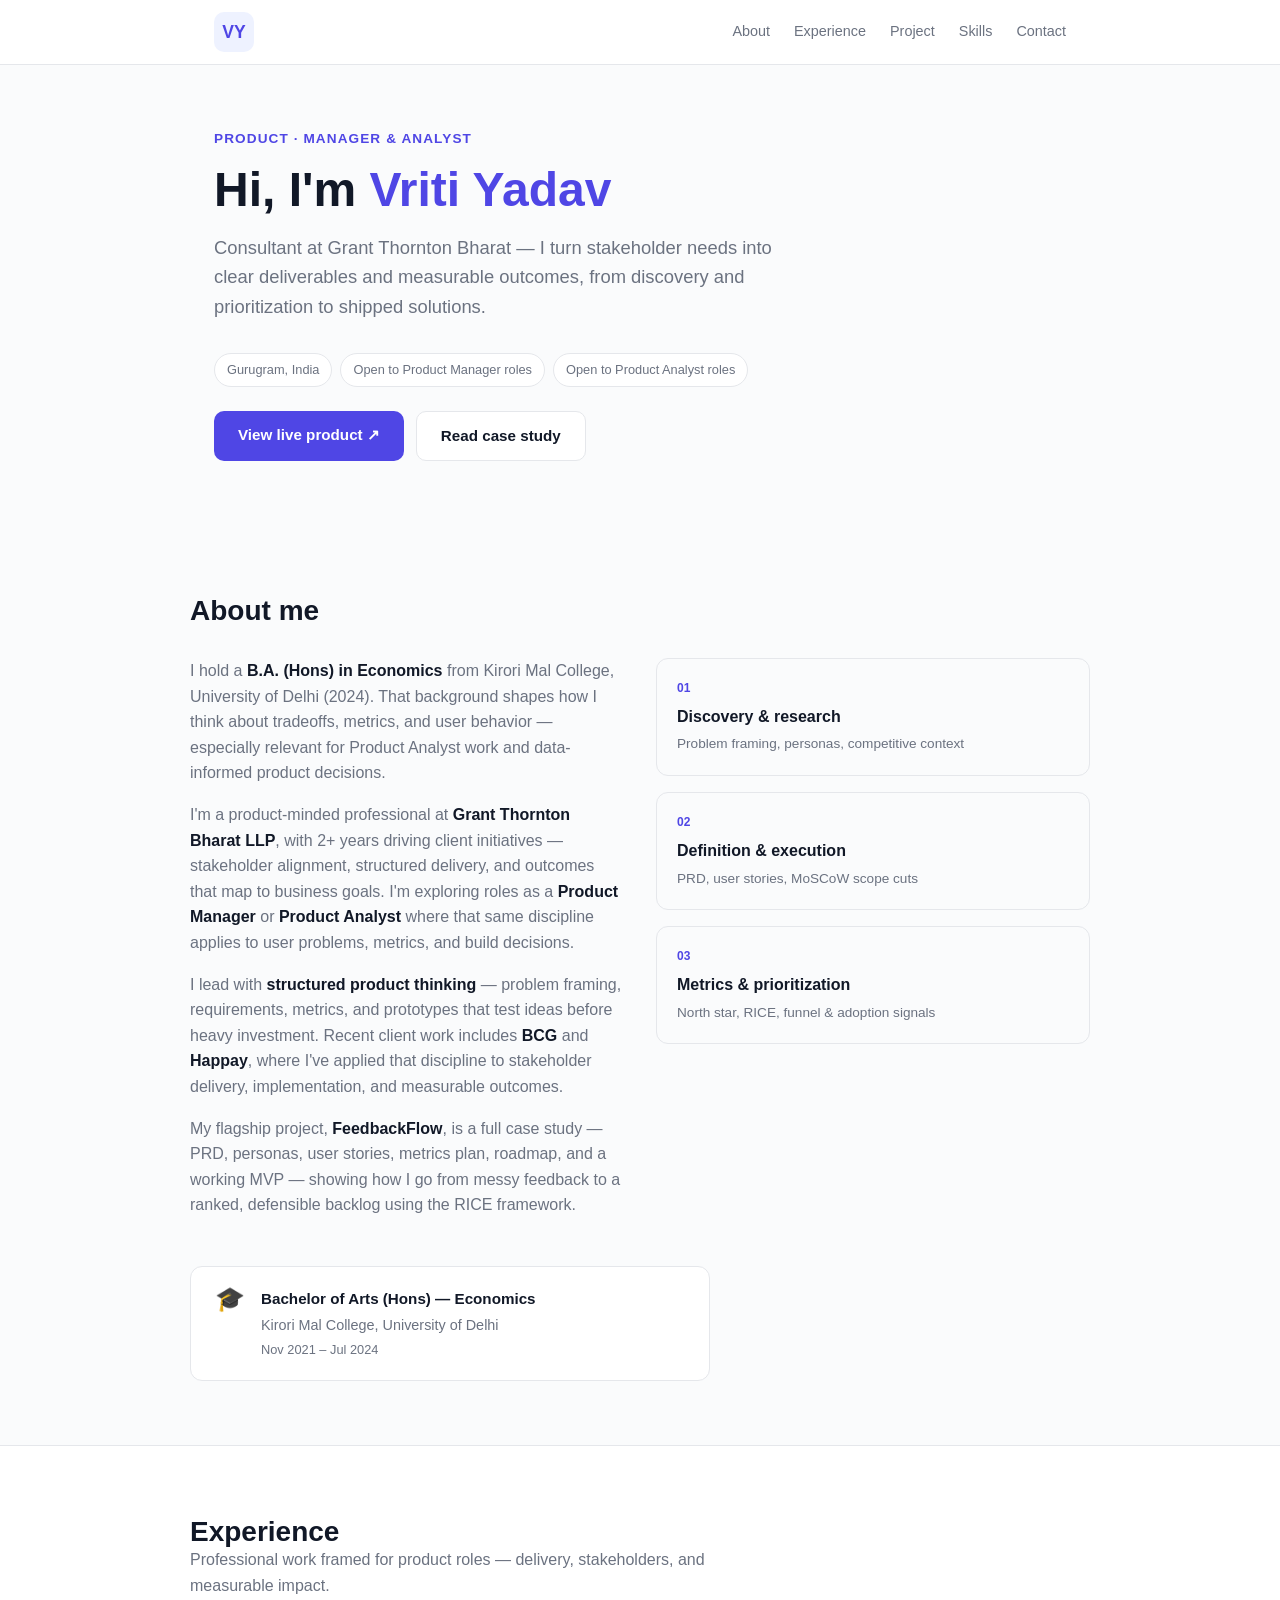
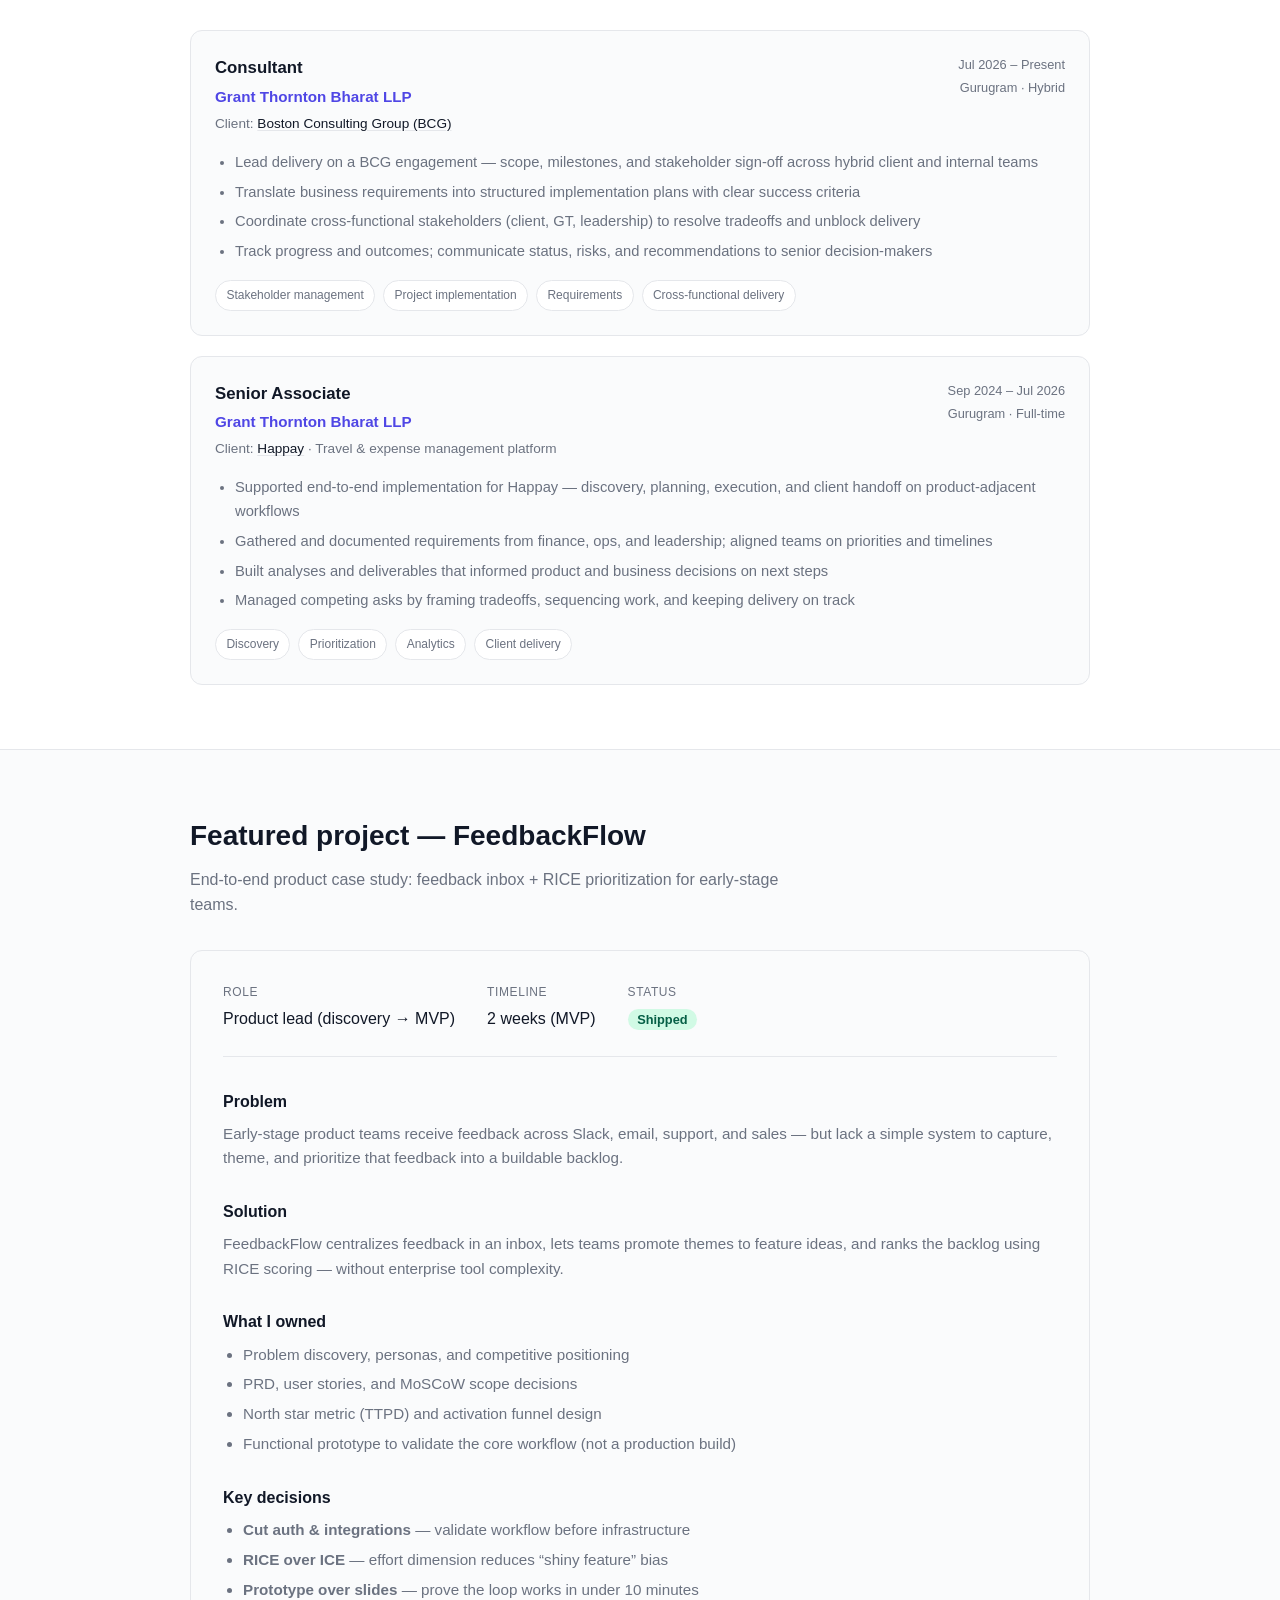
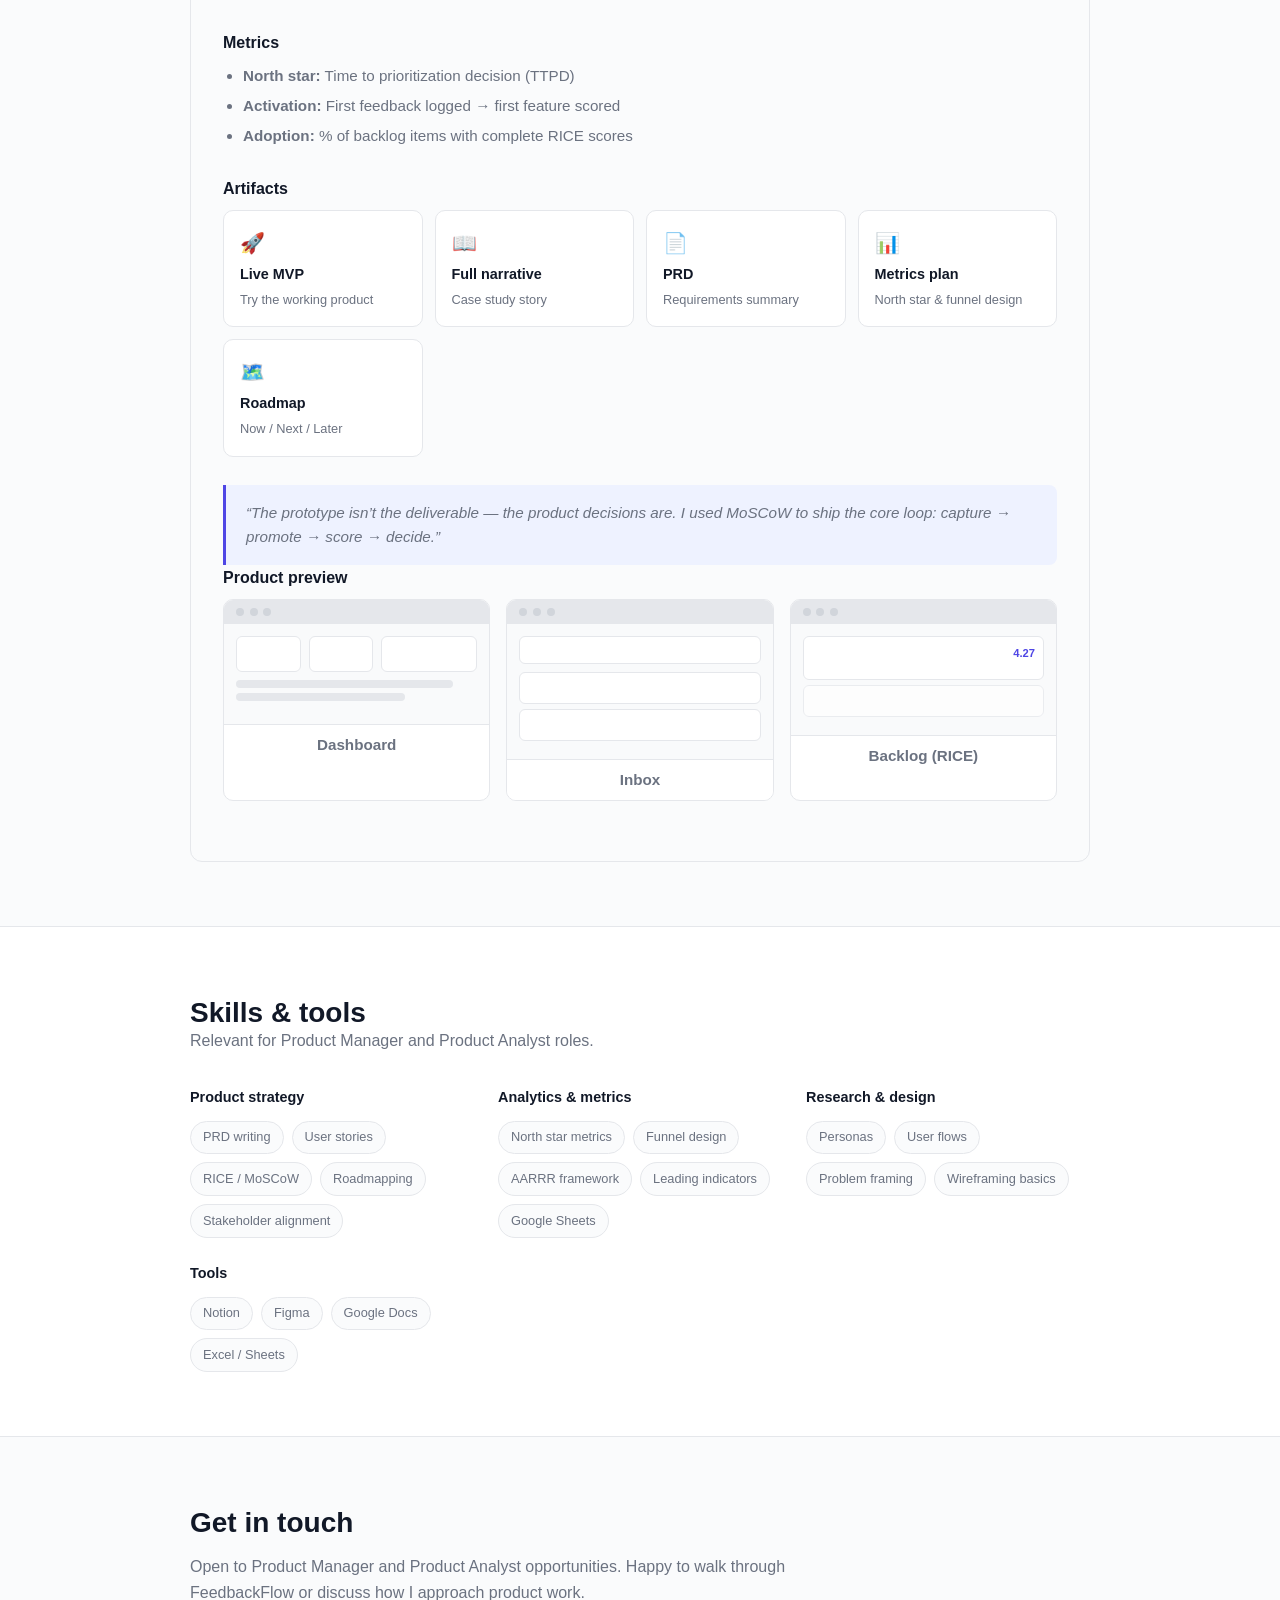
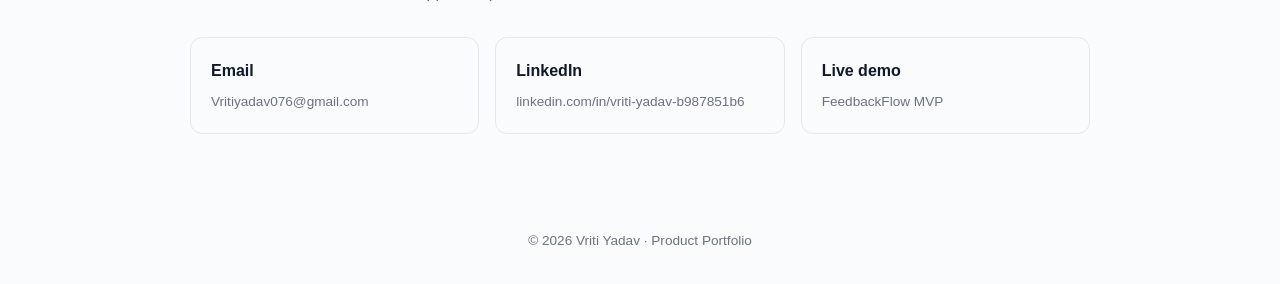
<file: index.html>
<!DOCTYPE html>
<html lang="en">
<head>
  <meta charset="UTF-8">
  <meta name="viewport" content="width=device-width, initial-scale=1.0">
  <meta http-equiv="refresh" content="0; url=portfolio/">
  <title>Vriti Yadav · Product Portfolio</title>
  <link rel="canonical" href="portfolio/">
</head>
<body>
  <p>Redirecting to <a href="portfolio/">Vriti Yadav's portfolio</a>…</p>
</body>
</html>
</file>
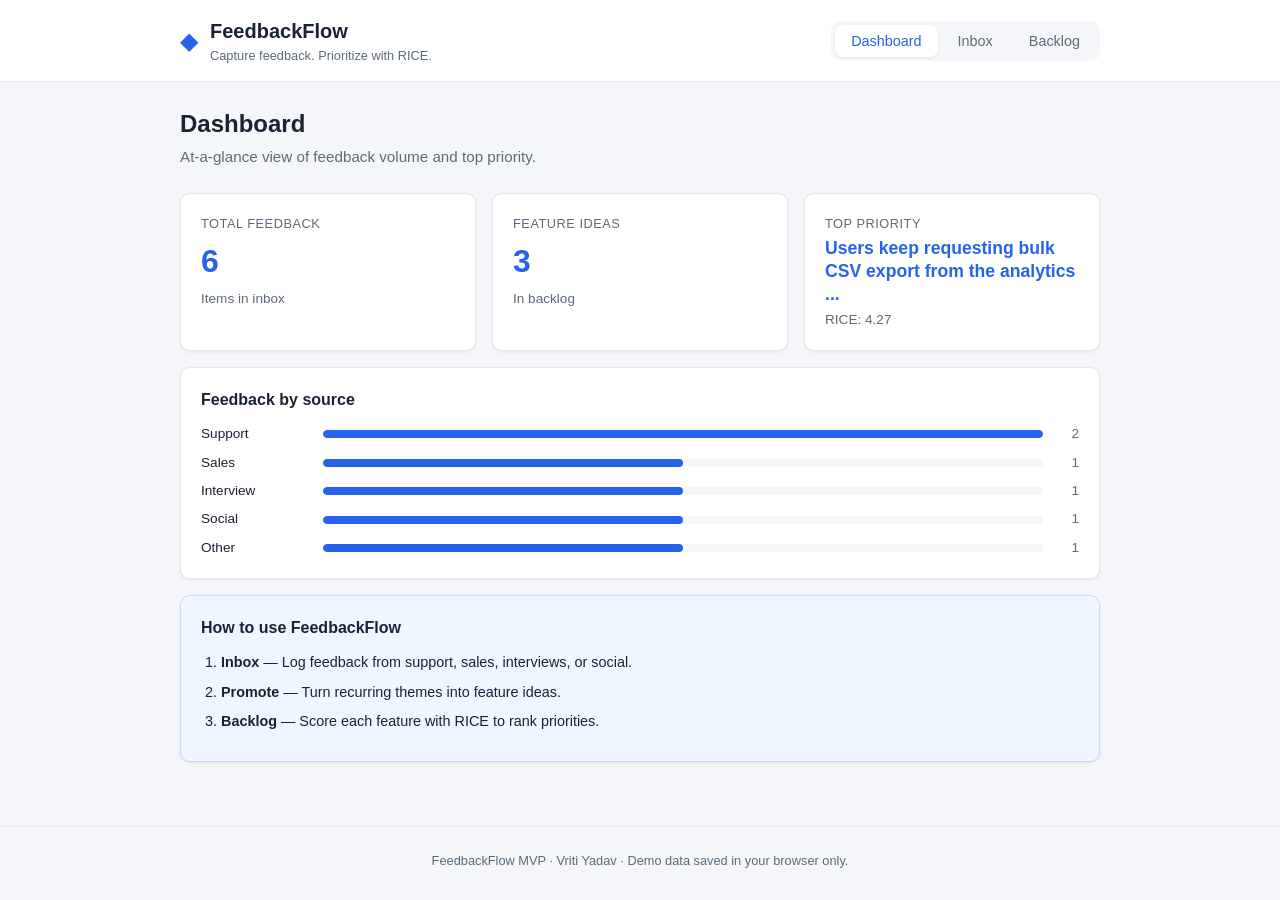
<file: feedbackflow/index.html>
<!DOCTYPE html>
<html lang="en">
<head>
  <meta charset="UTF-8">
  <meta name="viewport" content="width=device-width, initial-scale=1.0">
  <title>FeedbackFlow — Feedback Inbox & RICE Prioritization</title>
  <link rel="stylesheet" href="styles.css">
</head>
<body>
  <header class="app-header">
    <div class="header-inner">
      <div class="brand">
        <span class="brand-icon" aria-hidden="true">◆</span>
        <div>
          <h1>FeedbackFlow</h1>
          <p class="tagline">Capture feedback. Prioritize with RICE.</p>
        </div>
      </div>
      <nav class="tab-nav" role="tablist" aria-label="Main navigation">
        <button class="tab active" data-tab="dashboard" role="tab" aria-selected="true">Dashboard</button>
        <button class="tab" data-tab="inbox" role="tab" aria-selected="false">Inbox</button>
        <button class="tab" data-tab="backlog" role="tab" aria-selected="false">Backlog</button>
      </nav>
    </div>
  </header>

  <main class="app-main">
    <!-- Dashboard -->
    <section id="panel-dashboard" class="panel active" role="tabpanel">
      <div class="panel-header">
        <h2>Dashboard</h2>
        <p>At-a-glance view of feedback volume and top priority.</p>
      </div>
      <div class="stats-grid" id="stats-grid"></div>
      <div class="card">
        <h3>Feedback by source</h3>
        <div id="source-breakdown" class="source-breakdown"></div>
      </div>
      <div class="card highlight-card">
        <h3>How to use FeedbackFlow</h3>
        <ol class="how-to-list">
          <li><strong>Inbox</strong> — Log feedback from support, sales, interviews, or social.</li>
          <li><strong>Promote</strong> — Turn recurring themes into feature ideas.</li>
          <li><strong>Backlog</strong> — Score each feature with RICE to rank priorities.</li>
        </ol>
      </div>
    </section>

    <!-- Inbox -->
    <section id="panel-inbox" class="panel" role="tabpanel" hidden>
      <div class="panel-header">
        <h2>Feedback Inbox</h2>
        <p>Centralize user signals before they become roadmap items.</p>
      </div>

      <div class="card form-card">
        <h3>Add feedback</h3>
        <form id="feedback-form">
          <div class="form-group">
            <label for="feedback-text">Feedback <span class="required">*</span></label>
            <textarea id="feedback-text" rows="3" placeholder="e.g. Users keep asking for bulk CSV export from the reports page..." required minlength="10"></textarea>
            <span class="hint">Minimum 10 characters</span>
          </div>
          <div class="form-row">
            <div class="form-group">
              <label for="feedback-source">Source</label>
              <select id="feedback-source">
                <option value="support">Support</option>
                <option value="sales">Sales</option>
                <option value="interview">User interview</option>
                <option value="social">Social</option>
                <option value="other">Other</option>
              </select>
            </div>
            <div class="form-group">
              <label for="feedback-submitter">Submitter type</label>
              <select id="feedback-submitter">
                <option value="end-user">End user</option>
                <option value="internal">Internal</option>
                <option value="prospect">Prospect</option>
              </select>
            </div>
          </div>
          <button type="submit" class="btn btn-primary">Add to inbox</button>
        </form>
      </div>

      <div class="card">
        <div class="card-toolbar">
          <h3>Inbox <span id="inbox-count" class="badge">0</span></h3>
        </div>
        <div id="inbox-list" class="item-list"></div>
      </div>
    </section>

    <!-- Backlog -->
    <section id="panel-backlog" class="panel" role="tabpanel" hidden>
      <div class="panel-header">
        <h2>Feature Backlog</h2>
        <p>Features ranked by RICE score — highest priority first.</p>
      </div>
      <div class="rice-legend card">
        <strong>RICE</strong> = (Reach × Impact × Confidence) ÷ Effort
        <span class="legend-detail">Reach 1–10 · Impact 0.25–3 · Confidence 0–100% · Effort in person-weeks</span>
      </div>
      <div id="backlog-list" class="backlog-list"></div>
    </section>
  </main>

  <div id="toast" class="toast" role="status" aria-live="polite"></div>

  <footer class="app-footer">
    <p>FeedbackFlow MVP · Vriti Yadav · Demo data saved in your browser only.</p>
  </footer>

  <script src="app.js"></script>
</body>
</html>
</file>
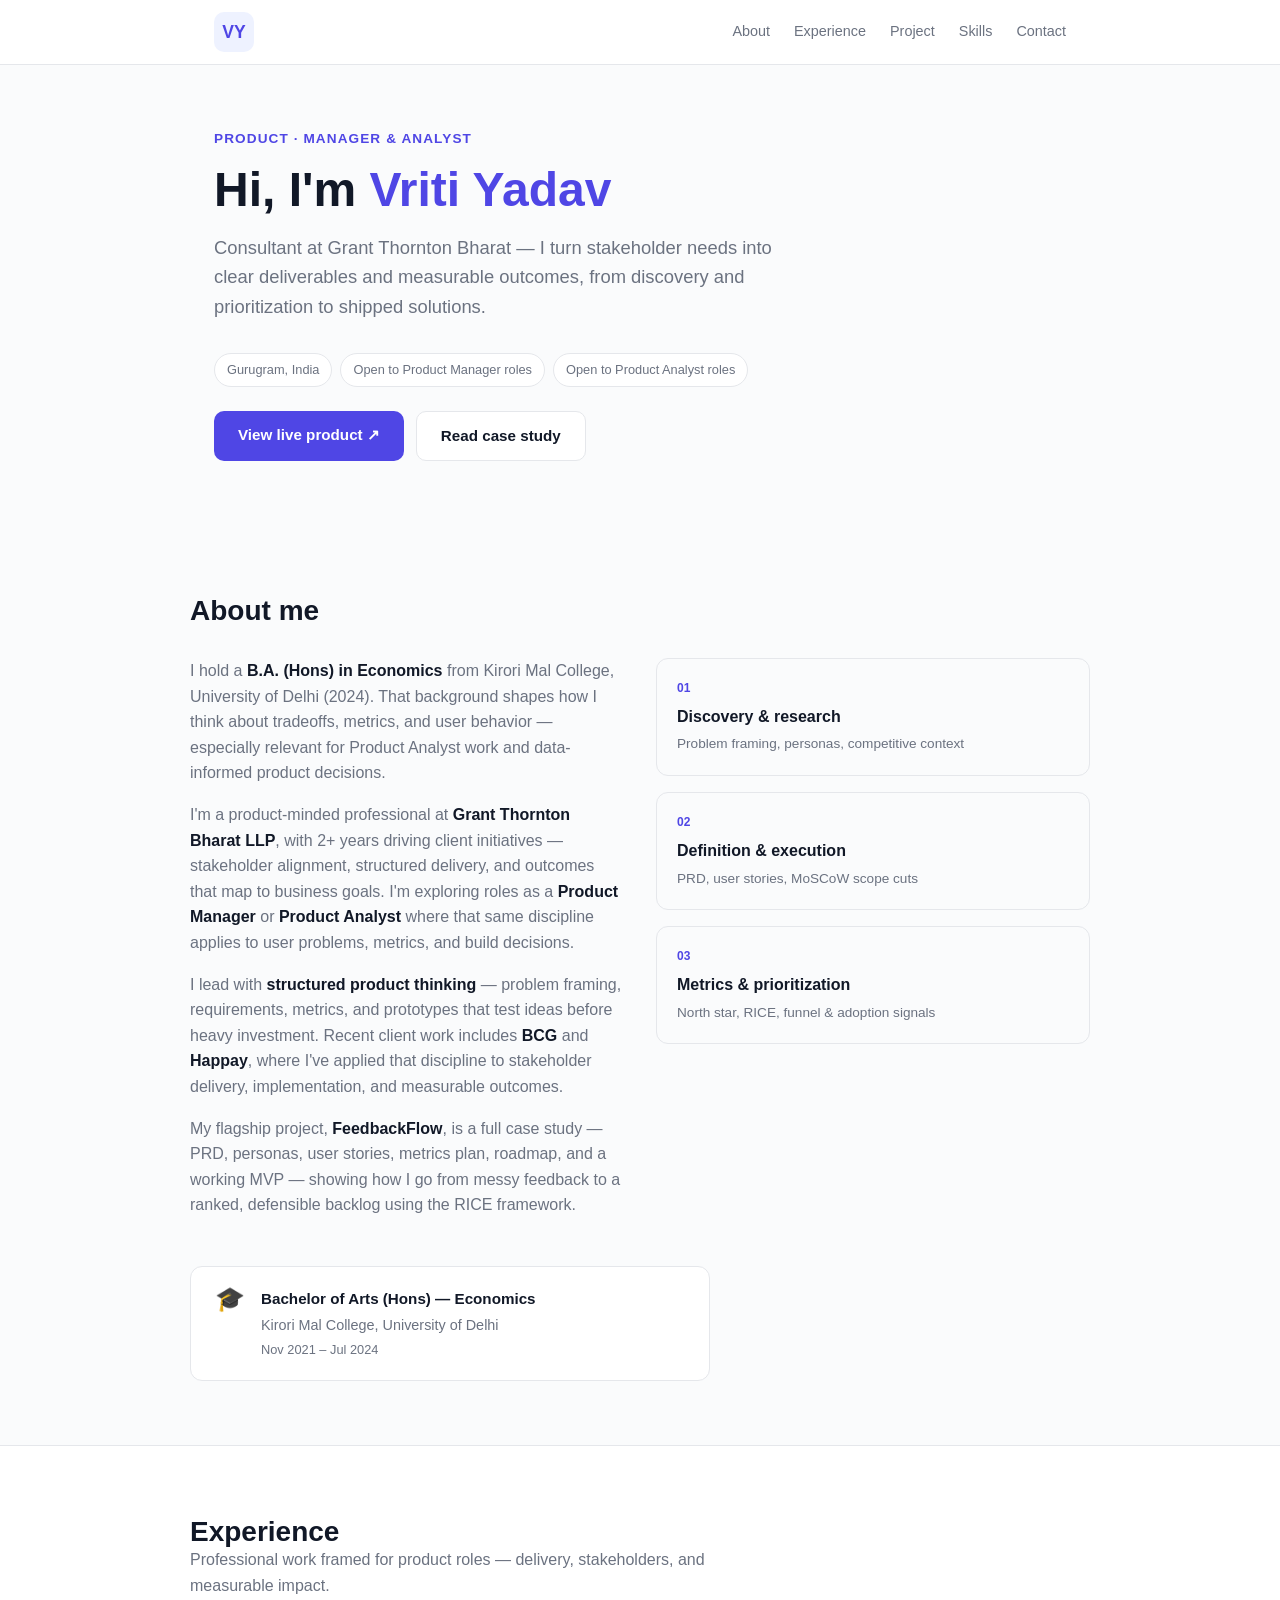
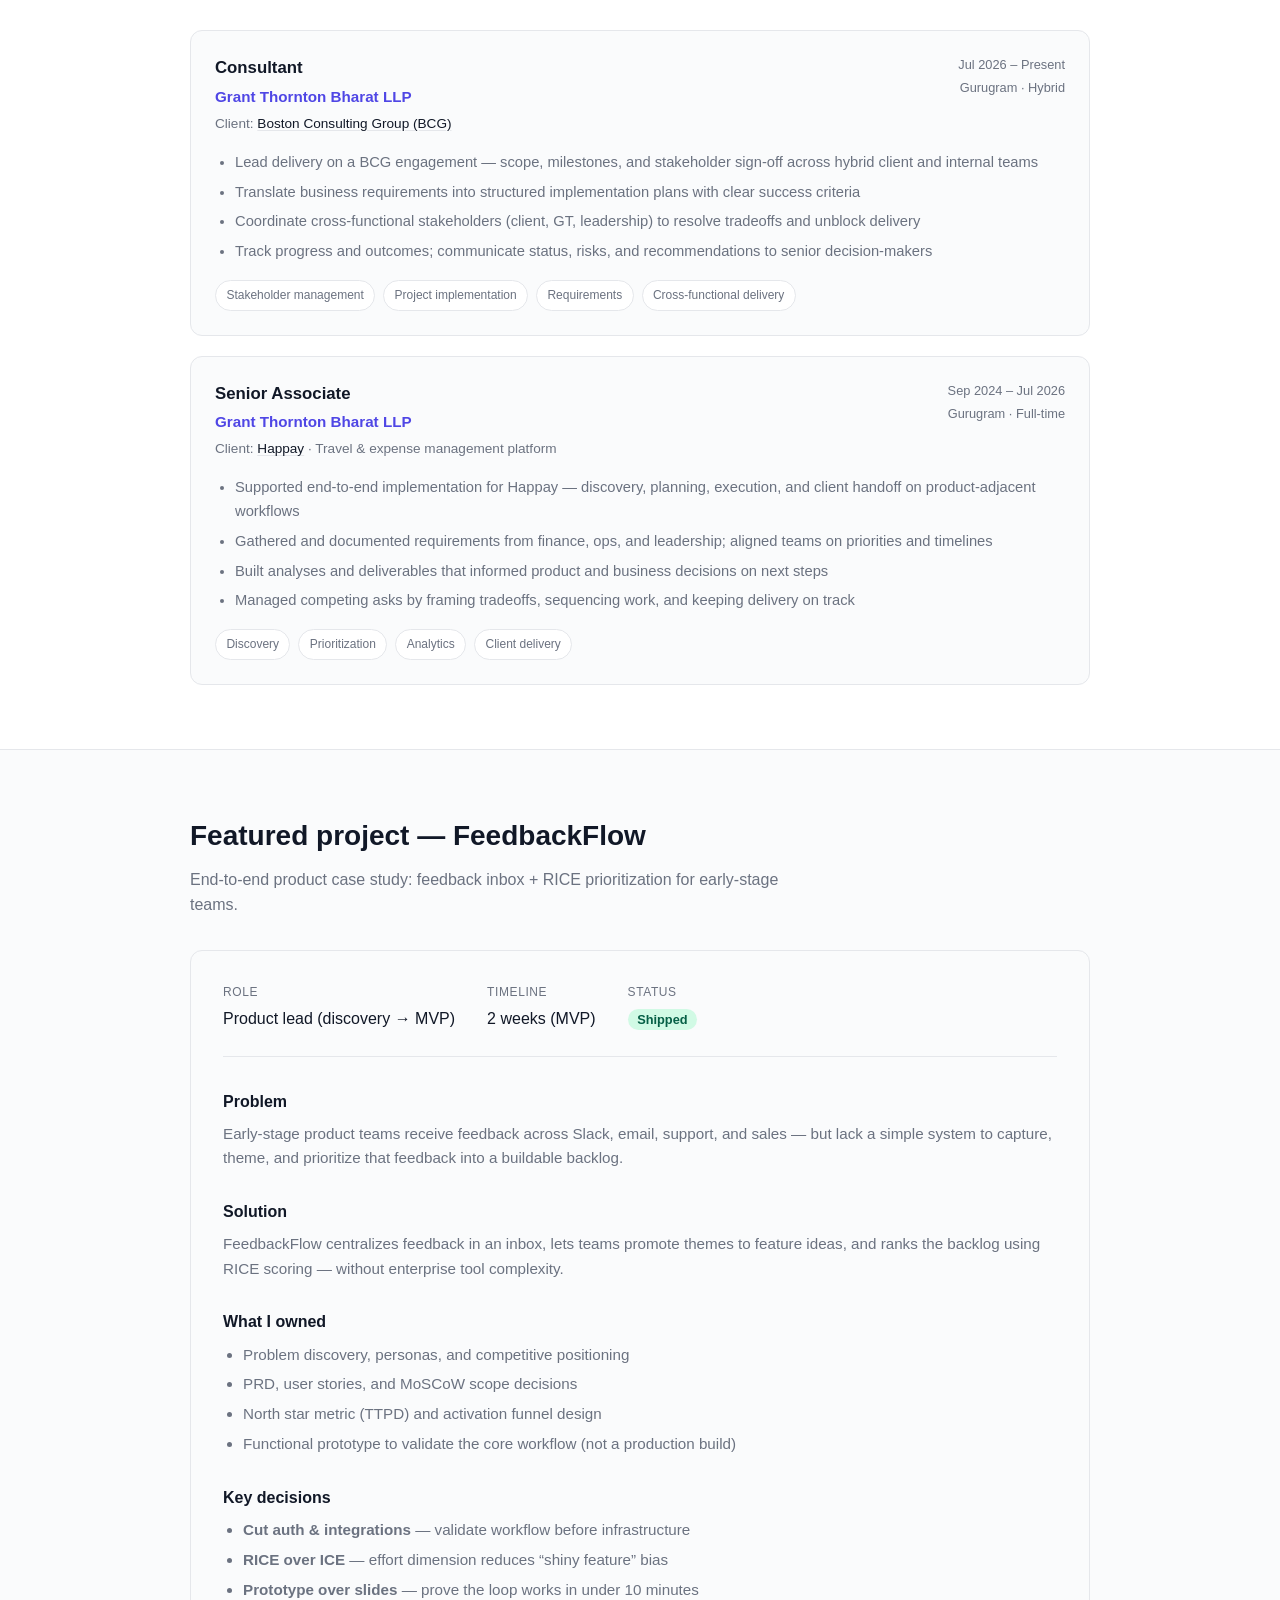
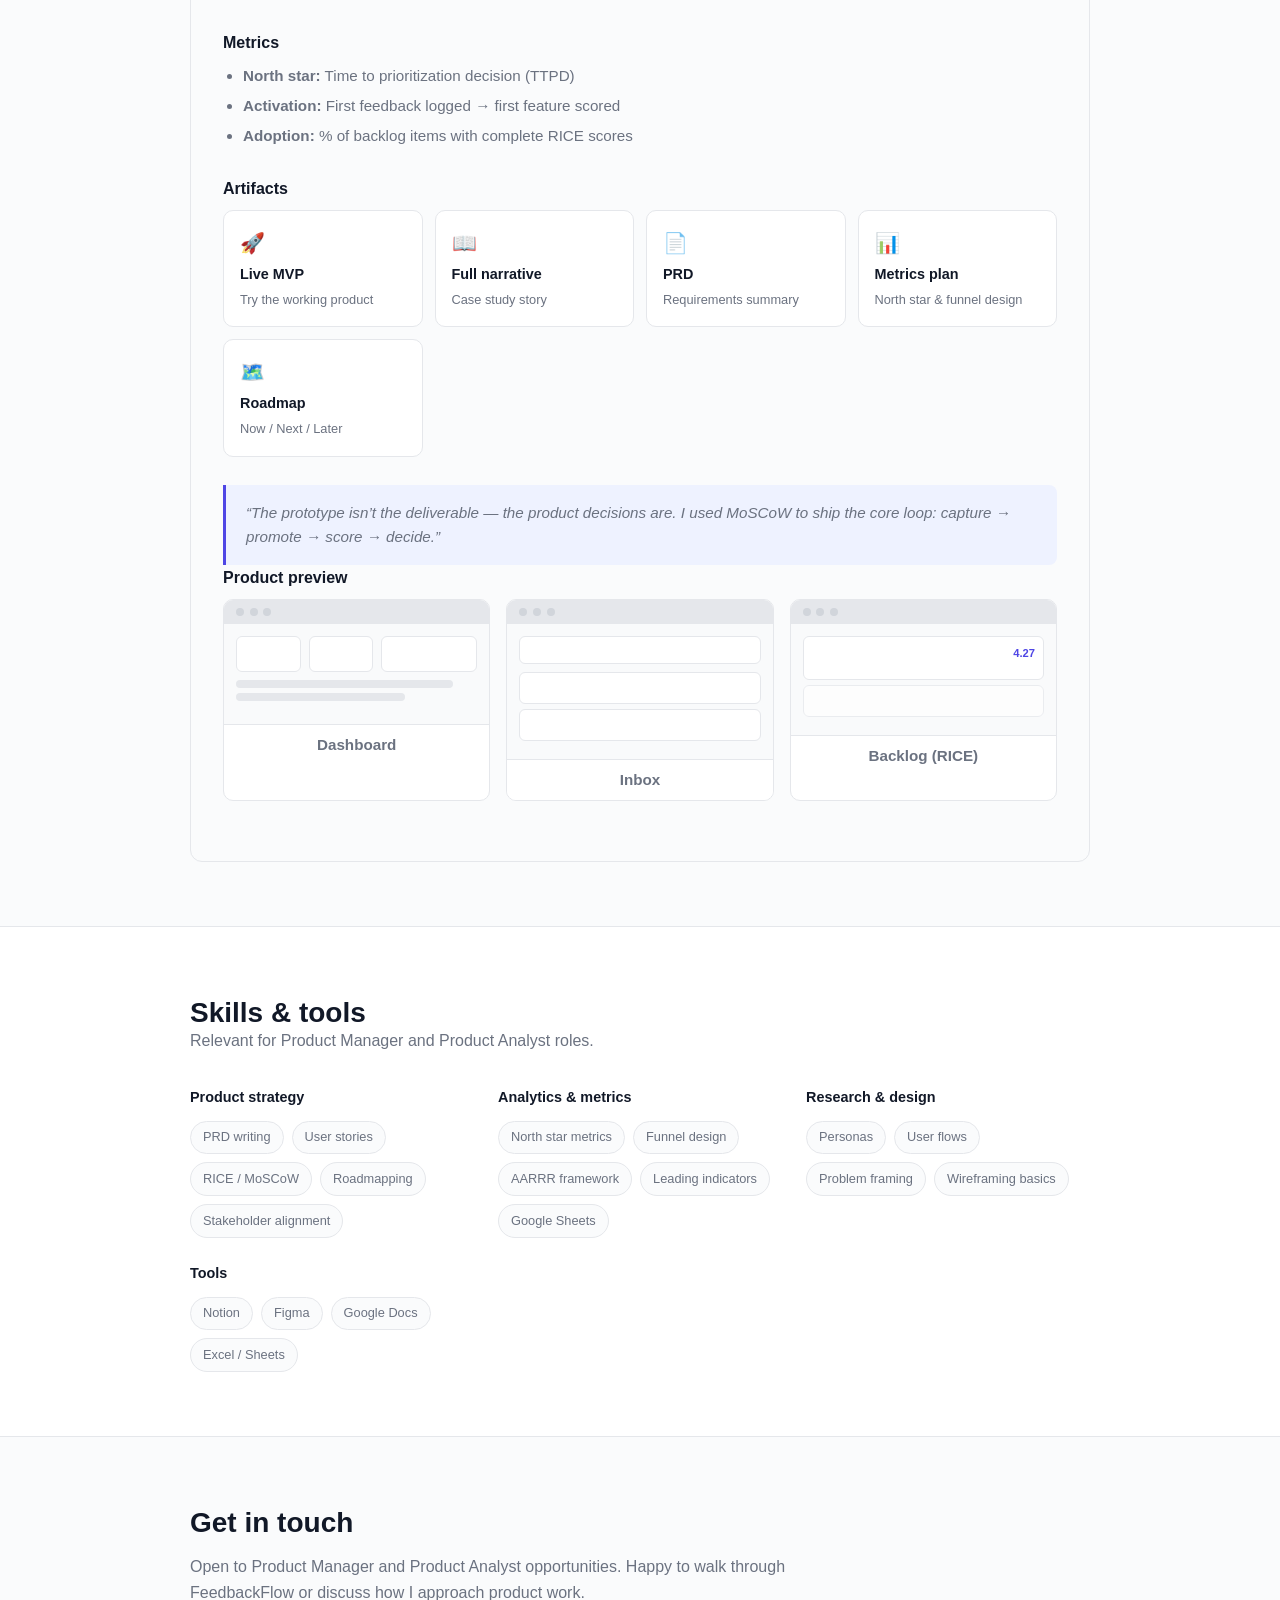
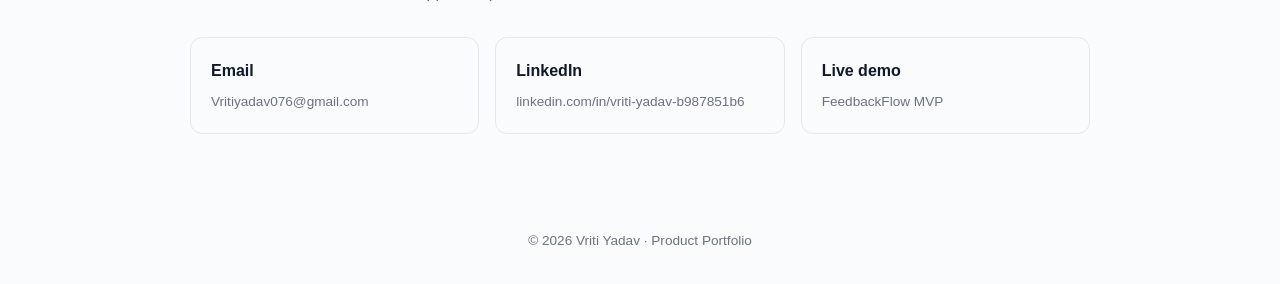
<file: portfolio/index.html>
<!DOCTYPE html>
<html lang="en">
<head>
  <meta charset="UTF-8">
  <meta name="viewport" content="width=device-width, initial-scale=1.0">
  <meta name="description" content="Vriti Yadav — Product portfolio for PM & Product Analyst roles. FeedbackFlow case study: feedback inbox and RICE prioritization.">
  <title>Vriti Yadav · Product</title>
  <link rel="stylesheet" href="styles.css">
</head>
<body>
  <nav class="nav">
    <div class="nav-inner">
      <a href="#" class="nav-logo">VY</a>
      <div class="nav-links">
        <a href="#about">About</a>
        <a href="#experience">Experience</a>
        <a href="#project">Project</a>
        <a href="#skills">Skills</a>
        <a href="#contact">Contact</a>
      </div>
    </div>
  </nav>

  <header class="hero">
    <div class="hero-content">
      <p class="hero-label">Product · Manager & Analyst</p>
      <h1>Hi, I'm <span class="highlight">Vriti Yadav</span></h1>
      <p class="hero-sub">
        Consultant at Grant Thornton Bharat — I turn stakeholder needs into clear
        deliverables and measurable outcomes, from discovery and prioritization to shipped solutions.
      </p>
      <div class="hero-roles">
        <span>Gurugram, India</span>
        <span>Open to Product Manager roles</span>
        <span>Open to Product Analyst roles</span>
      </div>
      <div class="hero-cta">
        <a href="../feedbackflow/index.html" class="btn btn-primary" target="_blank">View live product ↗</a>
        <a href="#project" class="btn btn-secondary">Read case study</a>
      </div>
    </div>
  </header>

  <section id="about" class="section">
    <div class="container">
      <h2 class="section-title">About me</h2>
      <div class="about-grid">
        <div class="about-text">
          <p>
            I hold a <strong>B.A. (Hons) in Economics</strong> from Kirori Mal College,
            University of Delhi (2024). That background shapes how I think about tradeoffs,
            metrics, and user behavior — especially relevant for Product Analyst work and
            data-informed product decisions.
          </p>
          <p>
            I'm a product-minded professional at <strong>Grant Thornton Bharat LLP</strong>,
            with 2+ years driving client initiatives — stakeholder alignment, structured delivery,
            and outcomes that map to business goals. I'm exploring roles as a
            <strong>Product Manager</strong> or <strong>Product Analyst</strong> where that
            same discipline applies to user problems, metrics, and build decisions.
          </p>
          <p>
            I lead with <strong>structured product thinking</strong> — problem framing, requirements,
            metrics, and prototypes that test ideas before heavy investment. Recent client work includes
            <strong>BCG</strong> and <strong>Happay</strong>, where I've applied that discipline to
            stakeholder delivery, implementation, and measurable outcomes.
          </p>
          <p>
            My flagship project, <strong>FeedbackFlow</strong>, is a full case study — PRD, personas,
            user stories, metrics plan, roadmap, and a working MVP — showing how I go from messy
            feedback to a ranked, defensible backlog using the RICE framework.
          </p>
        </div>
        <div class="about-highlights">
          <div class="highlight-card">
            <span class="highlight-num">01</span>
            <strong>Discovery & research</strong>
            <p>Problem framing, personas, competitive context</p>
          </div>
          <div class="highlight-card">
            <span class="highlight-num">02</span>
            <strong>Definition & execution</strong>
            <p>PRD, user stories, MoSCoW scope cuts</p>
          </div>
          <div class="highlight-card">
            <span class="highlight-num">03</span>
            <strong>Metrics & prioritization</strong>
            <p>North star, RICE, funnel & adoption signals</p>
          </div>
        </div>
      </div>
      <div class="education-block">
        <div class="education-icon" aria-hidden="true">🎓</div>
        <div>
          <p class="education-degree">Bachelor of Arts (Hons) — Economics</p>
          <p class="education-school">Kirori Mal College, University of Delhi</p>
          <p class="education-date">Nov 2021 – Jul 2024</p>
        </div>
      </div>
    </div>
  </section>

  <section id="experience" class="section section-alt">
    <div class="container">
      <h2 class="section-title">Experience</h2>
      <p class="section-intro section-intro-tight">
        Professional work framed for product roles — delivery, stakeholders, and measurable impact.
      </p>

      <div class="experience-list">
        <article class="experience-card">
          <div class="experience-header">
            <div>
              <h3 class="experience-role">Consultant</h3>
              <p class="experience-company">Grant Thornton Bharat LLP</p>
              <p class="experience-client">Client: <a href="https://www.bcg.com/" target="_blank" rel="noopener">Boston Consulting Group (BCG)</a></p>
            </div>
            <div class="experience-meta">
              <span>Jul 2026 – Present</span>
              <span>Gurugram · Hybrid</span>
            </div>
          </div>
          <ul class="experience-bullets">
            <li>Lead delivery on a BCG engagement — scope, milestones, and stakeholder sign-off across hybrid client and internal teams</li>
            <li>Translate business requirements into structured implementation plans with clear success criteria</li>
            <li>Coordinate cross-functional stakeholders (client, GT, leadership) to resolve tradeoffs and unblock delivery</li>
            <li>Track progress and outcomes; communicate status, risks, and recommendations to senior decision-makers</li>
          </ul>
          <div class="experience-tags">
            <span>Stakeholder management</span>
            <span>Project implementation</span>
            <span>Requirements</span>
            <span>Cross-functional delivery</span>
          </div>
        </article>

        <article class="experience-card">
          <div class="experience-header">
            <div>
              <h3 class="experience-role">Senior Associate</h3>
              <p class="experience-company">Grant Thornton Bharat LLP</p>
              <p class="experience-client">Client: <a href="https://happay.com/" target="_blank" rel="noopener">Happay</a> · Travel & expense management platform</p>
            </div>
            <div class="experience-meta">
              <span>Sep 2024 – Jul 2026</span>
              <span>Gurugram · Full-time</span>
            </div>
          </div>
          <ul class="experience-bullets">
            <li>Supported end-to-end implementation for Happay — discovery, planning, execution, and client handoff on product-adjacent workflows</li>
            <li>Gathered and documented requirements from finance, ops, and leadership; aligned teams on priorities and timelines</li>
            <li>Built analyses and deliverables that informed product and business decisions on next steps</li>
            <li>Managed competing asks by framing tradeoffs, sequencing work, and keeping delivery on track</li>
          </ul>
          <div class="experience-tags">
            <span>Discovery</span>
            <span>Prioritization</span>
            <span>Analytics</span>
            <span>Client delivery</span>
          </div>
        </article>
      </div>
    </div>
  </section>

  <section id="project" class="section">
    <div class="container">
      <h2 class="section-title">Featured project — FeedbackFlow</h2>
      <p class="section-intro">
        End-to-end product case study: feedback inbox + RICE prioritization for early-stage teams.
      </p>

      <div class="case-study">
        <div class="case-meta">
          <div class="meta-item">
            <span class="meta-label">Role</span>
            <span>Product lead (discovery → MVP)</span>
          </div>
          <div class="meta-item">
            <span class="meta-label">Timeline</span>
            <span>2 weeks (MVP)</span>
          </div>
          <div class="meta-item">
            <span class="meta-label">Status</span>
            <span class="status-badge">Shipped</span>
          </div>
        </div>

        <div class="case-block">
          <h3>Problem</h3>
          <p>
            Early-stage product teams receive feedback across Slack, email, support, and sales —
            but lack a simple system to capture, theme, and prioritize that feedback into a buildable backlog.
          </p>
        </div>

        <div class="case-block">
          <h3>Solution</h3>
          <p>
            FeedbackFlow centralizes feedback in an inbox, lets teams promote themes to feature ideas,
            and ranks the backlog using RICE scoring — without enterprise tool complexity.
          </p>
        </div>

        <div class="case-block">
          <h3>What I owned</h3>
          <ul>
            <li>Problem discovery, personas, and competitive positioning</li>
            <li>PRD, user stories, and MoSCoW scope decisions</li>
            <li>North star metric (TTPD) and activation funnel design</li>
            <li>Functional prototype to validate the core workflow (not a production build)</li>
          </ul>
        </div>

        <div class="case-block">
          <h3>Key decisions</h3>
          <ul>
            <li><strong>Cut auth & integrations</strong> — validate workflow before infrastructure</li>
            <li><strong>RICE over ICE</strong> — effort dimension reduces “shiny feature” bias</li>
            <li><strong>Prototype over slides</strong> — prove the loop works in under 10 minutes</li>
          </ul>
        </div>

        <div class="case-block">
          <h3>Metrics</h3>
          <ul>
            <li><strong>North star:</strong> Time to prioritization decision (TTPD)</li>
            <li><strong>Activation:</strong> First feedback logged → first feature scored</li>
            <li><strong>Adoption:</strong> % of backlog items with complete RICE scores</li>
          </ul>
        </div>

        <div class="case-block">
          <h3>Artifacts</h3>
          <div class="artifact-links">
            <a href="../feedbackflow/index.html" target="_blank" class="artifact-card">
              <span class="artifact-icon">🚀</span>
              <strong>Live MVP</strong>
              <span>Try the working product</span>
            </a>
            <a href="artifacts/narrative.html" class="artifact-card">
              <span class="artifact-icon">📖</span>
              <strong>Full narrative</strong>
              <span>Case study story</span>
            </a>
            <a href="artifacts/prd.html" class="artifact-card">
              <span class="artifact-icon">📄</span>
              <strong>PRD</strong>
              <span>Requirements summary</span>
            </a>
            <a href="artifacts/metrics.html" class="artifact-card">
              <span class="artifact-icon">📊</span>
              <strong>Metrics plan</strong>
              <span>North star & funnel design</span>
            </a>
            <a href="artifacts/roadmap.html" class="artifact-card">
              <span class="artifact-icon">🗺️</span>
              <strong>Roadmap</strong>
              <span>Now / Next / Later</span>
            </a>
          </div>
        </div>

        <div class="case-quote">
          <blockquote>
            “The prototype isn’t the deliverable — the product decisions are.
            I used MoSCoW to ship the core loop: capture → promote → score → decide.”
          </blockquote>
        </div>

        <div class="case-block">
          <h3>Product preview</h3>
          <div class="preview-grid">
            <div class="preview-card">
              <div class="preview-bar"><span></span><span></span><span></span></div>
              <div class="preview-body">
                <div class="preview-stat-row">
                  <div class="preview-stat"></div>
                  <div class="preview-stat"></div>
                  <div class="preview-stat wide"></div>
                </div>
                <div class="preview-line long"></div>
                <div class="preview-line"></div>
              </div>
              <p class="preview-label">Dashboard</p>
            </div>
            <div class="preview-card">
              <div class="preview-bar"><span></span><span></span><span></span></div>
              <div class="preview-body">
                <div class="preview-form"></div>
                <div class="preview-item"></div>
                <div class="preview-item"></div>
              </div>
              <p class="preview-label">Inbox</p>
            </div>
            <div class="preview-card">
              <div class="preview-bar"><span></span><span></span><span></span></div>
              <div class="preview-body">
                <div class="preview-feature">
                  <span class="preview-score">4.27</span>
                </div>
                <div class="preview-feature short"></div>
              </div>
              <p class="preview-label">Backlog (RICE)</p>
            </div>
          </div>
        </div>
      </div>
    </div>
  </section>

  <section id="skills" class="section section-alt">
    <div class="container">
      <h2 class="section-title">Skills & tools</h2>
      <p class="section-intro section-intro-tight">
        Relevant for Product Manager and Product Analyst roles.
      </p>
      <div class="skills-grid">
        <div class="skill-group">
          <h3>Product strategy</h3>
          <div class="tags">
            <span>PRD writing</span>
            <span>User stories</span>
            <span>RICE / MoSCoW</span>
            <span>Roadmapping</span>
            <span>Stakeholder alignment</span>
          </div>
        </div>
        <div class="skill-group">
          <h3>Analytics & metrics</h3>
          <div class="tags">
            <span>North star metrics</span>
            <span>Funnel design</span>
            <span>AARRR framework</span>
            <span>Leading indicators</span>
            <span>Google Sheets</span>
          </div>
        </div>
        <div class="skill-group">
          <h3>Research & design</h3>
          <div class="tags">
            <span>Personas</span>
            <span>User flows</span>
            <span>Problem framing</span>
            <span>Wireframing basics</span>
          </div>
        </div>
        <div class="skill-group">
          <h3>Tools</h3>
          <div class="tags">
            <span>Notion</span>
            <span>Figma</span>
            <span>Google Docs</span>
            <span>Excel / Sheets</span>
          </div>
        </div>
      </div>
    </div>
  </section>

  <section id="contact" class="section">
    <div class="container">
      <h2 class="section-title">Get in touch</h2>
      <p class="section-intro">
        Open to Product Manager and Product Analyst opportunities. Happy to walk through
        FeedbackFlow or discuss how I approach product work.
      </p>
      <div class="contact-links">
        <a href="mailto:Vritiyadav076@gmail.com" class="contact-card">
          <strong>Email</strong>
          <span>Vritiyadav076@gmail.com</span>
        </a>
        <a href="https://www.linkedin.com/in/vriti-yadav-b987851b6/" target="_blank" rel="noopener" class="contact-card">
          <strong>LinkedIn</strong>
          <span>linkedin.com/in/vriti-yadav-b987851b6</span>
        </a>
        <a href="../feedbackflow/index.html" target="_blank" class="contact-card">
          <strong>Live demo</strong>
          <span>FeedbackFlow MVP</span>
        </a>
      </div>
    </div>
  </section>

  <footer class="footer">
    <p>© 2026 Vriti Yadav · Product Portfolio</p>
  </footer>

  <script src="script.js"></script>
</body>
</html>
</file>
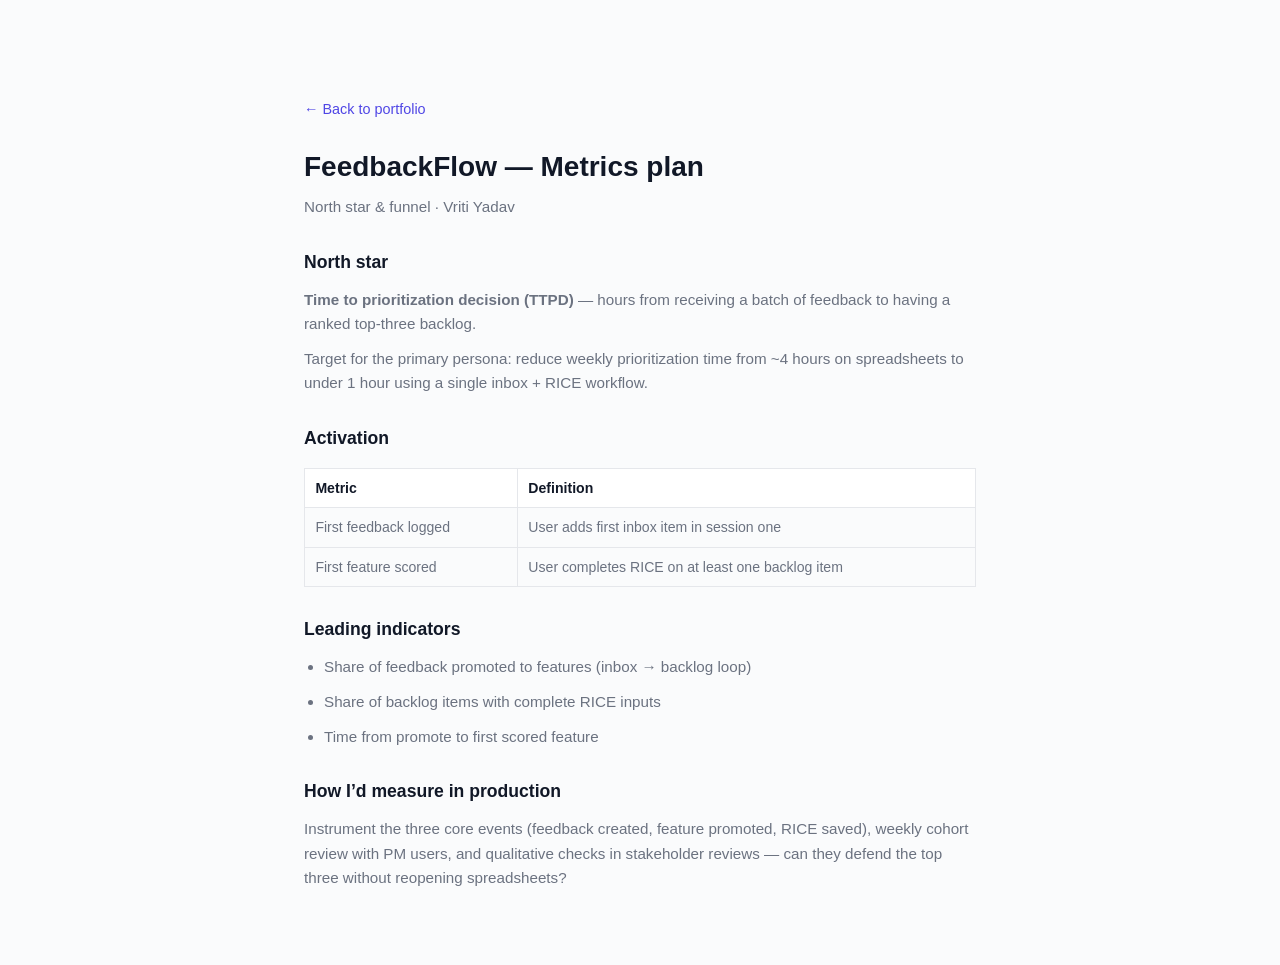
<file: portfolio/artifacts/metrics.html>
<!DOCTYPE html>
<html lang="en">
<head>
  <meta charset="UTF-8">
  <meta name="viewport" content="width=device-width, initial-scale=1.0">
  <title>FeedbackFlow — Metrics plan | Vriti Yadav</title>
  <link rel="stylesheet" href="../styles.css">
  <link rel="stylesheet" href="artifact.css">
</head>
<body>
  <article class="artifact-page">
    <a href="../index.html#project" class="artifact-back">← Back to portfolio</a>
    <h1>FeedbackFlow — Metrics plan</h1>
    <p class="artifact-meta">North star & funnel · Vriti Yadav</p>

    <h2>North star</h2>
    <p>
      <strong>Time to prioritization decision (TTPD)</strong> — hours from receiving a batch of feedback
      to having a ranked top-three backlog.
    </p>
    <p>
      Target for the primary persona: reduce weekly prioritization time from ~4 hours on spreadsheets
      to under 1 hour using a single inbox + RICE workflow.
    </p>

    <h2>Activation</h2>
    <table>
      <thead>
        <tr><th>Metric</th><th>Definition</th></tr>
      </thead>
      <tbody>
        <tr><td>First feedback logged</td><td>User adds first inbox item in session one</td></tr>
        <tr><td>First feature scored</td><td>User completes RICE on at least one backlog item</td></tr>
      </tbody>
    </table>

    <h2>Leading indicators</h2>
    <ul>
      <li>Share of feedback promoted to features (inbox → backlog loop)</li>
      <li>Share of backlog items with complete RICE inputs</li>
      <li>Time from promote to first scored feature</li>
    </ul>

    <h2>How I’d measure in production</h2>
    <p>
      Instrument the three core events (feedback created, feature promoted, RICE saved), weekly cohort review
      with PM users, and qualitative checks in stakeholder reviews — can they defend the top three without reopening spreadsheets?
    </p>
  </article>
</body>
</html>
</file>
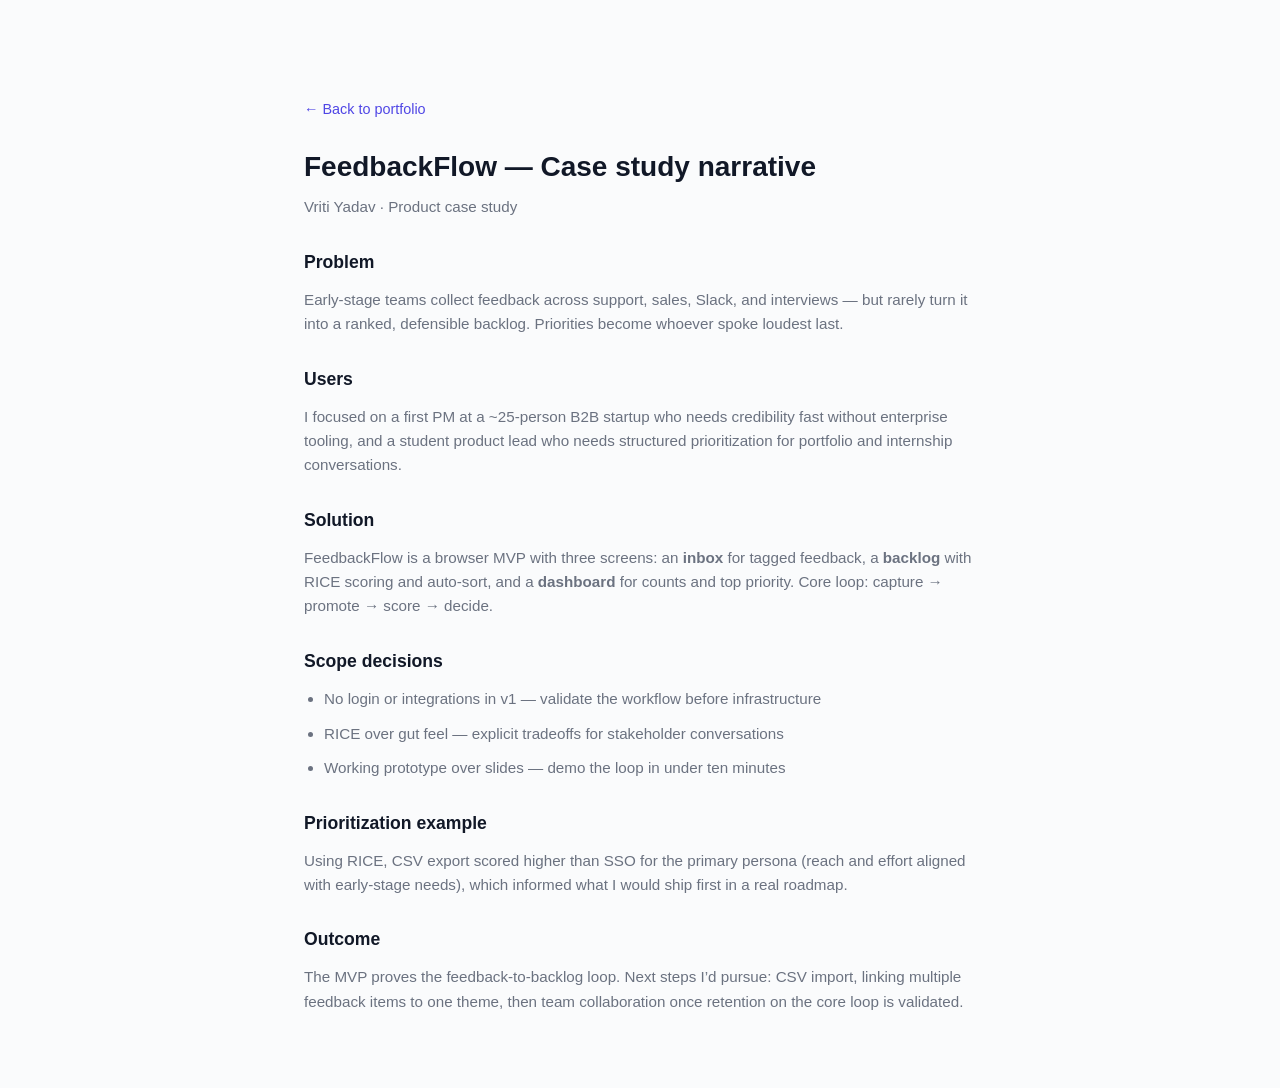
<file: portfolio/artifacts/narrative.html>
<!DOCTYPE html>
<html lang="en">
<head>
  <meta charset="UTF-8">
  <meta name="viewport" content="width=device-width, initial-scale=1.0">
  <title>FeedbackFlow — Case study narrative | Vriti Yadav</title>
  <link rel="stylesheet" href="../styles.css">
  <link rel="stylesheet" href="artifact.css">
</head>
<body>
  <article class="artifact-page">
    <a href="../index.html#project" class="artifact-back">← Back to portfolio</a>
    <h1>FeedbackFlow — Case study narrative</h1>
    <p class="artifact-meta">Vriti Yadav · Product case study</p>

    <h2>Problem</h2>
    <p>
      Early-stage teams collect feedback across support, sales, Slack, and interviews — but rarely turn it into
      a ranked, defensible backlog. Priorities become whoever spoke loudest last.
    </p>

    <h2>Users</h2>
    <p>
      I focused on a first PM at a ~25-person B2B startup who needs credibility fast without enterprise tooling,
      and a student product lead who needs structured prioritization for portfolio and internship conversations.
    </p>

    <h2>Solution</h2>
    <p>
      FeedbackFlow is a browser MVP with three screens: an <strong>inbox</strong> for tagged feedback,
      a <strong>backlog</strong> with RICE scoring and auto-sort, and a <strong>dashboard</strong> for counts and top priority.
      Core loop: capture → promote → score → decide.
    </p>

    <h2>Scope decisions</h2>
    <ul>
      <li>No login or integrations in v1 — validate the workflow before infrastructure</li>
      <li>RICE over gut feel — explicit tradeoffs for stakeholder conversations</li>
      <li>Working prototype over slides — demo the loop in under ten minutes</li>
    </ul>

    <h2>Prioritization example</h2>
    <p>
      Using RICE, CSV export scored higher than SSO for the primary persona (reach and effort aligned with early-stage needs),
      which informed what I would ship first in a real roadmap.
    </p>

    <h2>Outcome</h2>
    <p>
      The MVP proves the feedback-to-backlog loop. Next steps I’d pursue: CSV import, linking multiple feedback items to one theme,
      then team collaboration once retention on the core loop is validated.
    </p>
  </article>
</body>
</html>
</file>
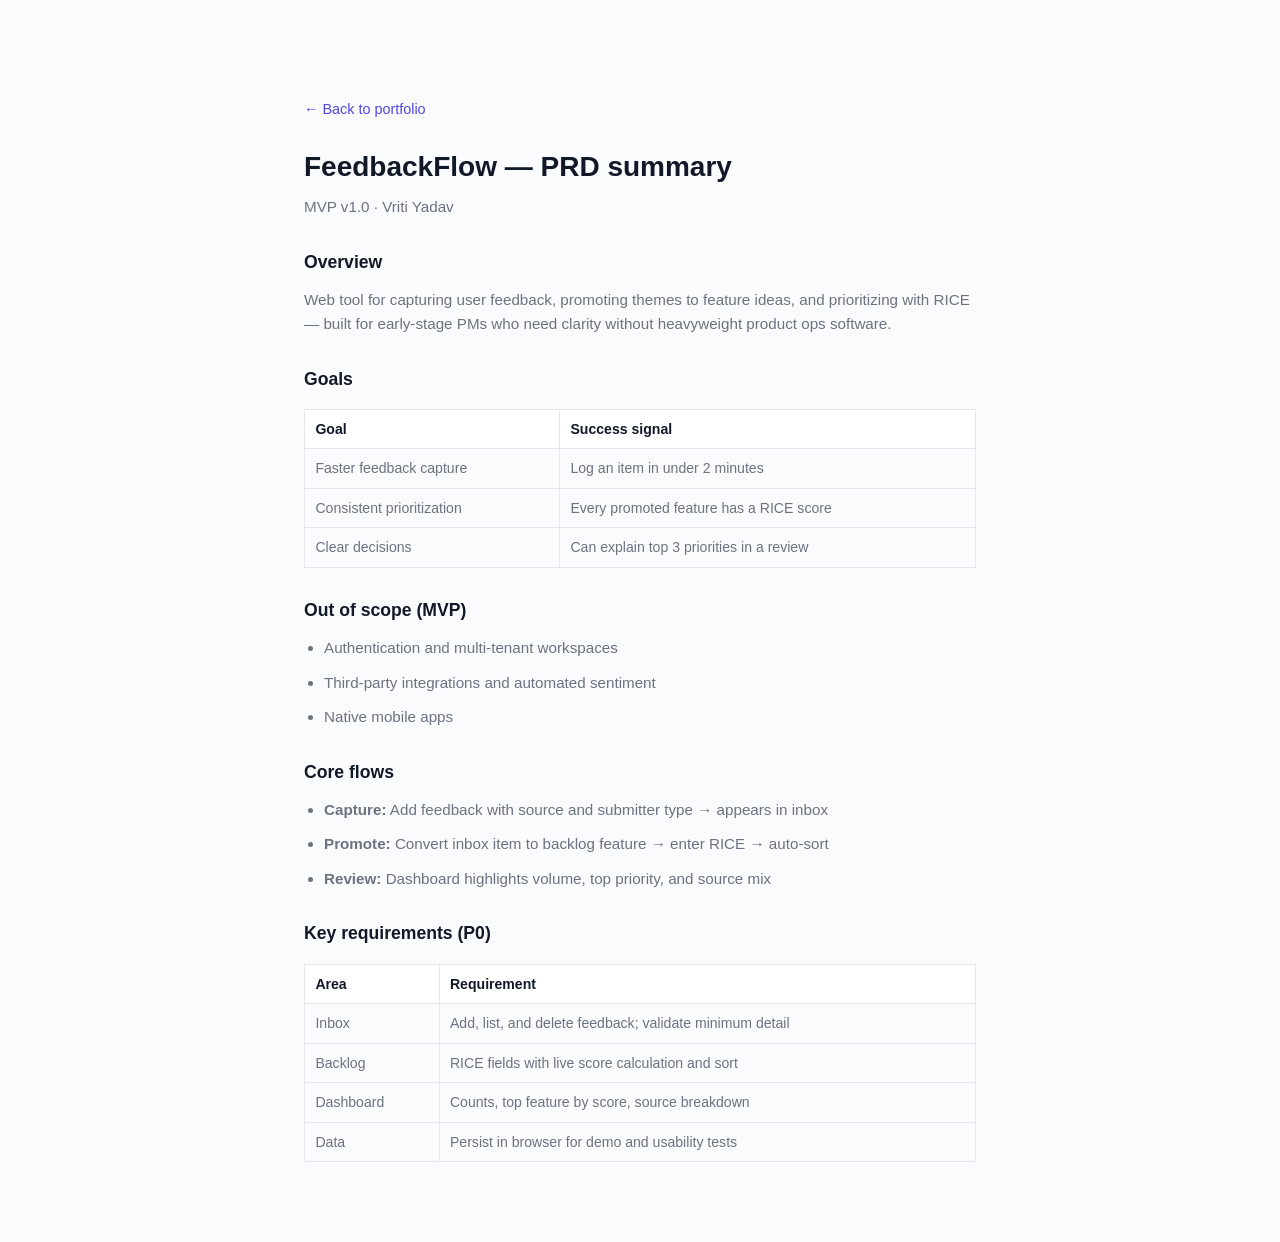
<file: portfolio/artifacts/prd.html>
<!DOCTYPE html>
<html lang="en">
<head>
  <meta charset="UTF-8">
  <meta name="viewport" content="width=device-width, initial-scale=1.0">
  <title>FeedbackFlow — PRD summary | Vriti Yadav</title>
  <link rel="stylesheet" href="../styles.css">
  <link rel="stylesheet" href="artifact.css">
</head>
<body>
  <article class="artifact-page">
    <a href="../index.html#project" class="artifact-back">← Back to portfolio</a>
    <h1>FeedbackFlow — PRD summary</h1>
    <p class="artifact-meta">MVP v1.0 · Vriti Yadav</p>

    <h2>Overview</h2>
    <p>
      Web tool for capturing user feedback, promoting themes to feature ideas, and prioritizing with RICE —
      built for early-stage PMs who need clarity without heavyweight product ops software.
    </p>

    <h2>Goals</h2>
    <table>
      <thead>
        <tr><th>Goal</th><th>Success signal</th></tr>
      </thead>
      <tbody>
        <tr><td>Faster feedback capture</td><td>Log an item in under 2 minutes</td></tr>
        <tr><td>Consistent prioritization</td><td>Every promoted feature has a RICE score</td></tr>
        <tr><td>Clear decisions</td><td>Can explain top 3 priorities in a review</td></tr>
      </tbody>
    </table>

    <h2>Out of scope (MVP)</h2>
    <ul>
      <li>Authentication and multi-tenant workspaces</li>
      <li>Third-party integrations and automated sentiment</li>
      <li>Native mobile apps</li>
    </ul>

    <h2>Core flows</h2>
    <ul>
      <li><strong>Capture:</strong> Add feedback with source and submitter type → appears in inbox</li>
      <li><strong>Promote:</strong> Convert inbox item to backlog feature → enter RICE → auto-sort</li>
      <li><strong>Review:</strong> Dashboard highlights volume, top priority, and source mix</li>
    </ul>

    <h2>Key requirements (P0)</h2>
    <table>
      <thead>
        <tr><th>Area</th><th>Requirement</th></tr>
      </thead>
      <tbody>
        <tr><td>Inbox</td><td>Add, list, and delete feedback; validate minimum detail</td></tr>
        <tr><td>Backlog</td><td>RICE fields with live score calculation and sort</td></tr>
        <tr><td>Dashboard</td><td>Counts, top feature by score, source breakdown</td></tr>
        <tr><td>Data</td><td>Persist in browser for demo and usability tests</td></tr>
      </tbody>
    </table>
  </article>
</body>
</html>
</file>
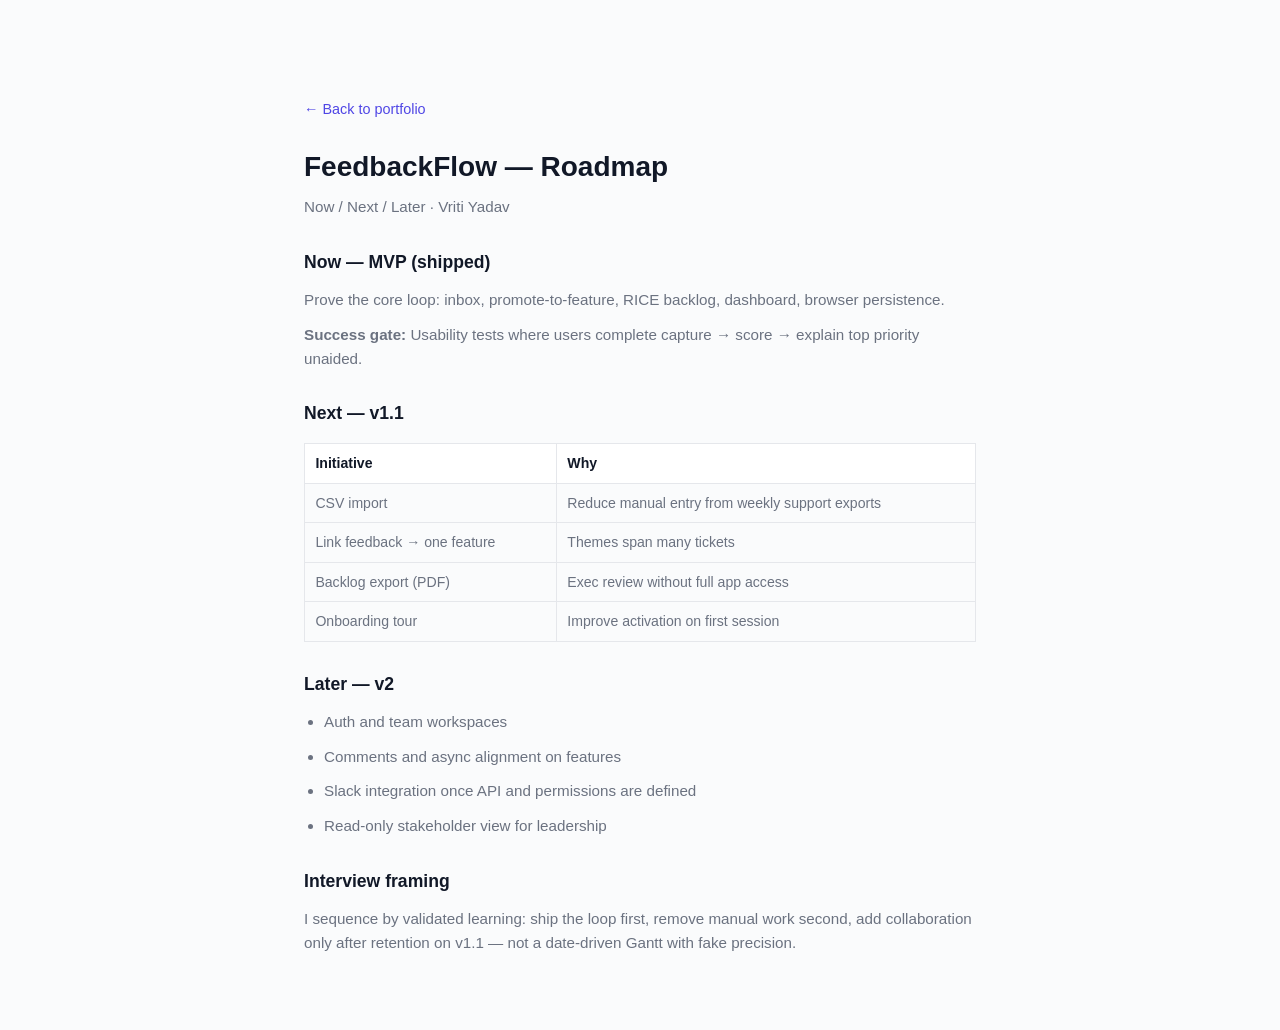
<file: portfolio/artifacts/roadmap.html>
<!DOCTYPE html>
<html lang="en">
<head>
  <meta charset="UTF-8">
  <meta name="viewport" content="width=device-width, initial-scale=1.0">
  <title>FeedbackFlow — Roadmap | Vriti Yadav</title>
  <link rel="stylesheet" href="../styles.css">
  <link rel="stylesheet" href="artifact.css">
</head>
<body>
  <article class="artifact-page">
    <a href="../index.html#project" class="artifact-back">← Back to portfolio</a>
    <h1>FeedbackFlow — Roadmap</h1>
    <p class="artifact-meta">Now / Next / Later · Vriti Yadav</p>

    <h2>Now — MVP (shipped)</h2>
    <p>Prove the core loop: inbox, promote-to-feature, RICE backlog, dashboard, browser persistence.</p>
    <p><strong>Success gate:</strong> Usability tests where users complete capture → score → explain top priority unaided.</p>

    <h2>Next — v1.1</h2>
    <table>
      <thead>
        <tr><th>Initiative</th><th>Why</th></tr>
      </thead>
      <tbody>
        <tr><td>CSV import</td><td>Reduce manual entry from weekly support exports</td></tr>
        <tr><td>Link feedback → one feature</td><td>Themes span many tickets</td></tr>
        <tr><td>Backlog export (PDF)</td><td>Exec review without full app access</td></tr>
        <tr><td>Onboarding tour</td><td>Improve activation on first session</td></tr>
      </tbody>
    </table>

    <h2>Later — v2</h2>
    <ul>
      <li>Auth and team workspaces</li>
      <li>Comments and async alignment on features</li>
      <li>Slack integration once API and permissions are defined</li>
      <li>Read-only stakeholder view for leadership</li>
    </ul>

    <h2>Interview framing</h2>
    <p>
      I sequence by validated learning: ship the loop first, remove manual work second, add collaboration
      only after retention on v1.1 — not a date-driven Gantt with fake precision.
    </p>
  </article>
</body>
</html>
</file>
<file: feedbackflow/styles.css>
/* FeedbackFlow — clean, professional UI for portfolio demo */

:root {
  --bg: #f4f6f9;
  --surface: #ffffff;
  --text: #1a2332;
  --text-muted: #5c6b7a;
  --primary: #2563eb;
  --primary-hover: #1d4ed8;
  --primary-light: #eff6ff;
  --border: #e2e8f0;
  --success: #059669;
  --warning: #d97706;
  --danger: #dc2626;
  --radius: 10px;
  --shadow: 0 1px 3px rgba(0, 0, 0, 0.08);
  --shadow-lg: 0 8px 24px rgba(0, 0, 0, 0.08);
  --font: -apple-system, BlinkMacSystemFont, "Segoe UI", Roboto, sans-serif;
}

* {
  box-sizing: border-box;
  margin: 0;
  padding: 0;
}

body {
  font-family: var(--font);
  background: var(--bg);
  color: var(--text);
  line-height: 1.5;
  min-height: 100vh;
}

/* Header */
.app-header {
  background: var(--surface);
  border-bottom: 1px solid var(--border);
  position: sticky;
  top: 0;
  z-index: 100;
}

.header-inner {
  max-width: 960px;
  margin: 0 auto;
  padding: 1rem 1.25rem;
  display: flex;
  flex-wrap: wrap;
  align-items: center;
  justify-content: space-between;
  gap: 1rem;
}

.brand {
  display: flex;
  align-items: center;
  gap: 0.75rem;
}

.brand-icon {
  font-size: 1.5rem;
  color: var(--primary);
}

.brand h1 {
  font-size: 1.25rem;
  font-weight: 700;
}

.tagline {
  font-size: 0.8rem;
  color: var(--text-muted);
}

.tab-nav {
  display: flex;
  gap: 0.25rem;
  background: var(--bg);
  padding: 0.25rem;
  border-radius: var(--radius);
}

.tab {
  border: none;
  background: transparent;
  padding: 0.5rem 1rem;
  border-radius: 8px;
  font-size: 0.9rem;
  font-weight: 500;
  color: var(--text-muted);
  cursor: pointer;
  transition: all 0.15s;
}

.tab:hover {
  color: var(--text);
}

.tab.active {
  background: var(--surface);
  color: var(--primary);
  box-shadow: var(--shadow);
}

/* Main */
.app-main {
  max-width: 960px;
  margin: 0 auto;
  padding: 1.5rem 1.25rem 3rem;
}

.panel {
  display: none;
}

.panel.active {
  display: block;
}

.panel-header {
  margin-bottom: 1.5rem;
}

.panel-header h2 {
  font-size: 1.5rem;
  margin-bottom: 0.25rem;
}

.panel-header p {
  color: var(--text-muted);
  font-size: 0.95rem;
}

/* Cards */
.card {
  background: var(--surface);
  border: 1px solid var(--border);
  border-radius: var(--radius);
  padding: 1.25rem;
  margin-bottom: 1rem;
  box-shadow: var(--shadow);
}

.highlight-card {
  background: var(--primary-light);
  border-color: #bfdbfe;
}

.card h3 {
  font-size: 1rem;
  margin-bottom: 0.75rem;
}

.card-toolbar {
  display: flex;
  align-items: center;
  justify-content: space-between;
  margin-bottom: 0.75rem;
}

.card-toolbar h3 {
  margin-bottom: 0;
}

/* Stats */
.stats-grid {
  display: grid;
  grid-template-columns: repeat(auto-fit, minmax(180px, 1fr));
  gap: 1rem;
  margin-bottom: 1rem;
}

.stat-card {
  background: var(--surface);
  border: 1px solid var(--border);
  border-radius: var(--radius);
  padding: 1.25rem;
  box-shadow: var(--shadow);
}

.stat-label {
  font-size: 0.8rem;
  color: var(--text-muted);
  text-transform: uppercase;
  letter-spacing: 0.04em;
  margin-bottom: 0.25rem;
}

.stat-value {
  font-size: 2rem;
  font-weight: 700;
  color: var(--primary);
}

.stat-sub {
  font-size: 0.85rem;
  color: var(--text-muted);
  margin-top: 0.25rem;
}

/* Source breakdown */
.source-breakdown {
  display: flex;
  flex-direction: column;
  gap: 0.5rem;
}

.source-row {
  display: flex;
  align-items: center;
  gap: 0.75rem;
}

.source-label {
  width: 110px;
  font-size: 0.85rem;
  text-transform: capitalize;
}

.source-bar-bg {
  flex: 1;
  height: 8px;
  background: var(--bg);
  border-radius: 4px;
  overflow: hidden;
}

.source-bar-fill {
  height: 100%;
  background: var(--primary);
  border-radius: 4px;
  transition: width 0.3s;
}

.source-count {
  font-size: 0.85rem;
  color: var(--text-muted);
  width: 24px;
  text-align: right;
}

/* Forms */
.form-card h3 {
  margin-bottom: 1rem;
}

.form-group {
  margin-bottom: 1rem;
}

.form-row {
  display: grid;
  grid-template-columns: 1fr 1fr;
  gap: 1rem;
}

label {
  display: block;
  font-size: 0.85rem;
  font-weight: 600;
  margin-bottom: 0.35rem;
}

.required {
  color: var(--danger);
}

input, select, textarea {
  width: 100%;
  padding: 0.6rem 0.75rem;
  border: 1px solid var(--border);
  border-radius: 8px;
  font-size: 0.9rem;
  font-family: inherit;
  transition: border-color 0.15s;
}

input:focus, select:focus, textarea:focus {
  outline: none;
  border-color: var(--primary);
  box-shadow: 0 0 0 3px rgba(37, 99, 235, 0.15);
}

.hint {
  font-size: 0.75rem;
  color: var(--text-muted);
  margin-top: 0.25rem;
  display: block;
}

/* Buttons */
.btn {
  border: none;
  border-radius: 8px;
  padding: 0.55rem 1rem;
  font-size: 0.875rem;
  font-weight: 600;
  cursor: pointer;
  transition: all 0.15s;
}

.btn-primary {
  background: var(--primary);
  color: white;
}

.btn-primary:hover {
  background: var(--primary-hover);
}

.btn-secondary {
  background: var(--bg);
  color: var(--text);
  border: 1px solid var(--border);
}

.btn-secondary:hover {
  background: var(--border);
}

.btn-danger {
  background: transparent;
  color: var(--danger);
  border: 1px solid #fecaca;
  padding: 0.4rem 0.75rem;
  font-size: 0.8rem;
}

.btn-danger:hover {
  background: #fef2f2;
}

.btn-sm {
  padding: 0.4rem 0.75rem;
  font-size: 0.8rem;
}

/* Badges */
.badge {
  display: inline-block;
  background: var(--primary-light);
  color: var(--primary);
  font-size: 0.75rem;
  font-weight: 600;
  padding: 0.15rem 0.5rem;
  border-radius: 999px;
  margin-left: 0.35rem;
}

.source-badge {
  font-size: 0.7rem;
  font-weight: 600;
  text-transform: uppercase;
  letter-spacing: 0.03em;
  padding: 0.2rem 0.5rem;
  border-radius: 4px;
  background: var(--bg);
  color: var(--text-muted);
}

.source-badge.support { background: #dbeafe; color: #1e40af; }
.source-badge.sales { background: #d1fae5; color: #065f46; }
.source-badge.interview { background: #ede9fe; color: #5b21b6; }
.source-badge.social { background: #fce7f3; color: #9d174d; }

.score-badge {
  font-size: 1.1rem;
  font-weight: 700;
  color: var(--primary);
}

.score-badge.unscored {
  color: var(--warning);
  font-size: 0.85rem;
}

/* Inbox list */
.item-list {
  display: flex;
  flex-direction: column;
  gap: 0.75rem;
}

.feedback-item {
  border: 1px solid var(--border);
  border-radius: 8px;
  padding: 1rem;
  transition: border-color 0.15s;
}

.feedback-item:hover {
  border-color: #cbd5e1;
}

.feedback-meta {
  display: flex;
  flex-wrap: wrap;
  align-items: center;
  gap: 0.5rem;
  margin-bottom: 0.5rem;
}

.feedback-date {
  font-size: 0.75rem;
  color: var(--text-muted);
  margin-left: auto;
}

.feedback-text {
  font-size: 0.95rem;
  margin-bottom: 0.75rem;
}

.feedback-actions {
  display: flex;
  gap: 0.5rem;
  flex-wrap: wrap;
}

.promoted-label {
  font-size: 0.8rem;
  color: var(--success);
  font-weight: 600;
}

/* Backlog */
.rice-legend {
  font-size: 0.9rem;
  margin-bottom: 1rem;
}

.legend-detail {
  display: block;
  font-size: 0.8rem;
  color: var(--text-muted);
  margin-top: 0.35rem;
}

.backlog-list {
  display: flex;
  flex-direction: column;
  gap: 1rem;
}

.feature-card {
  border: 1px solid var(--border);
  border-radius: var(--radius);
  padding: 1.25rem;
  background: var(--surface);
  box-shadow: var(--shadow);
}

.feature-header {
  display: flex;
  justify-content: space-between;
  align-items: flex-start;
  gap: 1rem;
  margin-bottom: 1rem;
}

.feature-title {
  font-size: 1.05rem;
  font-weight: 600;
}

.feature-desc {
  font-size: 0.85rem;
  color: var(--text-muted);
  margin-top: 0.25rem;
}

.rice-grid {
  display: grid;
  grid-template-columns: repeat(auto-fit, minmax(120px, 1fr));
  gap: 0.75rem;
  margin-bottom: 0.75rem;
}

.rice-field label {
  font-size: 0.75rem;
  color: var(--text-muted);
}

.rice-field input,
.rice-field select {
  padding: 0.45rem 0.6rem;
  font-size: 0.85rem;
}

.feature-footer {
  display: flex;
  justify-content: space-between;
  align-items: center;
  padding-top: 0.75rem;
  border-top: 1px solid var(--border);
}

/* Empty state */
.empty-state {
  text-align: center;
  padding: 2rem 1rem;
  color: var(--text-muted);
}

.empty-state strong {
  display: block;
  color: var(--text);
  margin-bottom: 0.5rem;
}

/* Toast */
.toast {
  position: fixed;
  bottom: 1.5rem;
  left: 50%;
  transform: translateX(-50%) translateY(100px);
  background: var(--text);
  color: white;
  padding: 0.75rem 1.25rem;
  border-radius: 8px;
  font-size: 0.9rem;
  opacity: 0;
  transition: all 0.3s;
  z-index: 200;
  pointer-events: none;
}

.toast.show {
  transform: translateX(-50%) translateY(0);
  opacity: 1;
}

/* How to list */
.how-to-list {
  padding-left: 1.25rem;
  font-size: 0.9rem;
}

.how-to-list li {
  margin-bottom: 0.5rem;
}

/* Footer */
.app-footer {
  text-align: center;
  padding: 1.5rem;
  font-size: 0.8rem;
  color: var(--text-muted);
  border-top: 1px solid var(--border);
}

/* Responsive */
@media (max-width: 600px) {
  .form-row {
    grid-template-columns: 1fr;
  }

  .header-inner {
    flex-direction: column;
    align-items: flex-start;
  }

  .tab-nav {
    width: 100%;
    justify-content: space-between;
  }

  .tab {
    flex: 1;
    text-align: center;
    padding: 0.5rem 0.5rem;
    font-size: 0.8rem;
  }
}
</file>
<file: portfolio/styles.css>
/* Portfolio — APM personal site */

:root {
  --bg: #fafbfc;
  --surface: #ffffff;
  --text: #111827;
  --text-muted: #6b7280;
  --primary: #4f46e5;
  --primary-light: #eef2ff;
  --border: #e5e7eb;
  --radius: 12px;
  --font: -apple-system, BlinkMacSystemFont, "Segoe UI", Roboto, sans-serif;
}

* {
  box-sizing: border-box;
  margin: 0;
  padding: 0;
}

html {
  scroll-behavior: smooth;
}

body {
  font-family: var(--font);
  background: var(--bg);
  color: var(--text);
  line-height: 1.6;
}

a {
  color: inherit;
  text-decoration: none;
}

/* Nav */
.nav {
  position: fixed;
  top: 0;
  left: 0;
  right: 0;
  background: rgba(255, 255, 255, 0.9);
  backdrop-filter: blur(8px);
  border-bottom: 1px solid var(--border);
  z-index: 100;
}

.nav-inner {
  max-width: 900px;
  margin: 0 auto;
  padding: 0.75rem 1.5rem;
  display: flex;
  justify-content: space-between;
  align-items: center;
}

.nav-logo {
  font-weight: 800;
  font-size: 1.1rem;
  color: var(--primary);
  width: 40px;
  height: 40px;
  display: flex;
  align-items: center;
  justify-content: center;
  background: var(--primary-light);
  border-radius: 10px;
}

.nav-links {
  display: flex;
  gap: 1.5rem;
}

.nav-links a {
  font-size: 0.9rem;
  font-weight: 500;
  color: var(--text-muted);
  transition: color 0.15s;
}

.nav-links a:hover {
  color: var(--primary);
}

/* Hero */
.hero {
  padding: 8rem 1.5rem 4rem;
  max-width: 900px;
  margin: 0 auto;
}

.hero-label {
  font-size: 0.85rem;
  font-weight: 600;
  text-transform: uppercase;
  letter-spacing: 0.08em;
  color: var(--primary);
  margin-bottom: 0.75rem;
}

.hero h1 {
  font-size: clamp(2rem, 5vw, 3rem);
  font-weight: 800;
  line-height: 1.15;
  margin-bottom: 1rem;
}

.highlight {
  color: var(--primary);
}

.hero-sub {
  font-size: 1.15rem;
  color: var(--text-muted);
  max-width: 560px;
  margin-bottom: 2rem;
}

.hero-cta {
  display: flex;
  gap: 0.75rem;
  flex-wrap: wrap;
}

.hero-roles {
  display: flex;
  flex-wrap: wrap;
  gap: 0.5rem;
  margin-bottom: 1.5rem;
}

.hero-roles span {
  font-size: 0.8rem;
  font-weight: 500;
  color: var(--text-muted);
  background: var(--surface);
  border: 1px solid var(--border);
  padding: 0.35rem 0.75rem;
  border-radius: 999px;
}

.section-intro-tight {
  margin-top: -1rem;
  margin-bottom: 1.5rem;
}

.btn {
  display: inline-block;
  padding: 0.75rem 1.5rem;
  border-radius: 10px;
  font-weight: 600;
  font-size: 0.95rem;
  transition: all 0.15s;
}

.btn-primary {
  background: var(--primary);
  color: white;
}

.btn-primary:hover {
  background: #4338ca;
  transform: translateY(-1px);
}

.btn-secondary {
  background: var(--surface);
  color: var(--text);
  border: 1px solid var(--border);
}

.btn-secondary:hover {
  border-color: var(--primary);
  color: var(--primary);
}

/* Sections */
.section {
  padding: 4rem 1.5rem;
}

.section-alt {
  background: var(--surface);
  border-top: 1px solid var(--border);
  border-bottom: 1px solid var(--border);
}

.container {
  max-width: 900px;
  margin: 0 auto;
}

.section-title {
  font-size: 1.75rem;
  font-weight: 700;
  margin-bottom: 0.5rem;
}

.section-intro {
  color: var(--text-muted);
  margin-bottom: 2rem;
  max-width: 600px;
}

/* About */
.about-grid {
  display: grid;
  grid-template-columns: 1fr 1fr;
  gap: 2rem;
  margin-top: 1.5rem;
}

.about-text p {
  margin-bottom: 1rem;
  color: var(--text-muted);
}

.about-text strong {
  color: var(--text);
}

.about-highlights {
  display: flex;
  flex-direction: column;
  gap: 1rem;
}

.highlight-card {
  background: var(--bg);
  border: 1px solid var(--border);
  border-radius: var(--radius);
  padding: 1.25rem;
}

.highlight-num {
  font-size: 0.75rem;
  font-weight: 700;
  color: var(--primary);
  display: block;
  margin-bottom: 0.35rem;
}

.highlight-card strong {
  display: block;
  margin-bottom: 0.25rem;
}

.highlight-card p {
  font-size: 0.85rem;
  color: var(--text-muted);
}

/* Education */
.education-block {
  display: flex;
  align-items: flex-start;
  gap: 1rem;
  margin-top: 2rem;
  padding: 1.25rem 1.5rem;
  background: var(--surface);
  border: 1px solid var(--border);
  border-radius: var(--radius);
  max-width: 520px;
}

.education-icon {
  font-size: 1.5rem;
  line-height: 1;
}

.education-degree {
  font-weight: 600;
  font-size: 0.95rem;
  margin-bottom: 0.2rem;
}

.education-school {
  font-size: 0.9rem;
  color: var(--text-muted);
  margin-bottom: 0.15rem;
}

.education-date {
  font-size: 0.8rem;
  color: var(--text-muted);
}

/* Experience */
.experience-list {
  display: flex;
  flex-direction: column;
  gap: 1.25rem;
}

.experience-card {
  background: var(--bg);
  border: 1px solid var(--border);
  border-radius: var(--radius);
  padding: 1.5rem;
}

.experience-header {
  display: flex;
  justify-content: space-between;
  align-items: flex-start;
  gap: 1rem;
  margin-bottom: 1rem;
  flex-wrap: wrap;
}

.experience-role {
  font-size: 1.05rem;
  font-weight: 700;
  margin-bottom: 0.15rem;
}

.experience-company {
  font-size: 0.95rem;
  color: var(--primary);
  font-weight: 600;
}

.experience-client {
  font-size: 0.85rem;
  color: var(--text-muted);
  margin-top: 0.25rem;
}

.experience-client a {
  color: var(--text);
  font-weight: 500;
  text-decoration: underline;
  text-decoration-color: var(--border);
  text-underline-offset: 2px;
}

.experience-client a:hover {
  color: var(--primary);
  text-decoration-color: var(--primary);
}

.experience-meta {
  display: flex;
  flex-direction: column;
  align-items: flex-end;
  gap: 0.15rem;
  font-size: 0.8rem;
  color: var(--text-muted);
  text-align: right;
}

.experience-bullets {
  padding-left: 1.25rem;
  margin-bottom: 1rem;
}

.experience-bullets li {
  color: var(--text-muted);
  font-size: 0.92rem;
  margin-bottom: 0.4rem;
}

.experience-tags {
  display: flex;
  flex-wrap: wrap;
  gap: 0.5rem;
}

.experience-tags span {
  background: var(--surface);
  border: 1px solid var(--border);
  padding: 0.3rem 0.65rem;
  border-radius: 999px;
  font-size: 0.75rem;
  color: var(--text-muted);
}

/* Case study */
.case-study {
  background: var(--bg);
  border: 1px solid var(--border);
  border-radius: var(--radius);
  padding: 2rem;
}

.case-meta {
  display: flex;
  flex-wrap: wrap;
  gap: 2rem;
  margin-bottom: 2rem;
  padding-bottom: 1.5rem;
  border-bottom: 1px solid var(--border);
}

.meta-label {
  display: block;
  font-size: 0.75rem;
  text-transform: uppercase;
  letter-spacing: 0.05em;
  color: var(--text-muted);
  margin-bottom: 0.25rem;
}

.status-badge {
  background: #d1fae5;
  color: #065f46;
  font-size: 0.8rem;
  font-weight: 600;
  padding: 0.2rem 0.6rem;
  border-radius: 999px;
}

.case-block {
  margin-bottom: 1.75rem;
}

.case-block h3 {
  font-size: 1rem;
  margin-bottom: 0.5rem;
}

.case-block p,
.case-block li {
  color: var(--text-muted);
  font-size: 0.95rem;
}

.case-block ul {
  padding-left: 1.25rem;
}

.case-block li {
  margin-bottom: 0.35rem;
}

.artifact-links {
  display: grid;
  grid-template-columns: repeat(auto-fit, minmax(180px, 1fr));
  gap: 0.75rem;
}

.artifact-card {
  background: var(--surface);
  border: 1px solid var(--border);
  border-radius: 10px;
  padding: 1rem;
  transition: all 0.15s;
  display: flex;
  flex-direction: column;
  gap: 0.25rem;
}

.artifact-card:hover {
  border-color: var(--primary);
  transform: translateY(-2px);
  box-shadow: 0 4px 12px rgba(79, 70, 229, 0.1);
}

.artifact-icon {
  font-size: 1.25rem;
}

.artifact-card strong {
  font-size: 0.9rem;
}

.artifact-card span:last-child {
  font-size: 0.8rem;
  color: var(--text-muted);
}

.case-quote blockquote {
  border-left: 3px solid var(--primary);
  padding: 1rem 1.25rem;
  background: var(--primary-light);
  border-radius: 0 8px 8px 0;
  font-style: italic;
  color: var(--text-muted);
  font-size: 0.95rem;
}

/* Skills */
.skills-grid {
  display: grid;
  grid-template-columns: repeat(auto-fit, minmax(240px, 1fr));
  gap: 1.5rem;
  margin-top: 1.5rem;
}

.skill-group h3 {
  font-size: 0.9rem;
  margin-bottom: 0.75rem;
}

.tags {
  display: flex;
  flex-wrap: wrap;
  gap: 0.5rem;
}

.tags span {
  background: var(--surface);
  border: 1px solid var(--border);
  padding: 0.35rem 0.75rem;
  border-radius: 999px;
  font-size: 0.8rem;
  color: var(--text-muted);
}

.section-alt .tags span {
  background: var(--bg);
}

/* Contact */
.contact-links {
  display: grid;
  grid-template-columns: repeat(auto-fit, minmax(220px, 1fr));
  gap: 1rem;
}

.contact-card {
  background: var(--bg);
  border: 1px solid var(--border);
  border-radius: var(--radius);
  padding: 1.25rem;
  transition: all 0.15s;
}

.contact-card:hover {
  border-color: var(--primary);
}

.contact-card strong {
  display: block;
  margin-bottom: 0.25rem;
}

.contact-card span {
  font-size: 0.85rem;
  color: var(--text-muted);
}

/* Product preview mockups */
.preview-grid {
  display: grid;
  grid-template-columns: repeat(auto-fit, minmax(200px, 1fr));
  gap: 1rem;
}

.preview-card {
  background: var(--surface);
  border: 1px solid var(--border);
  border-radius: 10px;
  overflow: hidden;
}

.preview-bar {
  background: #e5e7eb;
  padding: 0.5rem 0.75rem;
  display: flex;
  gap: 0.35rem;
}

.preview-bar span {
  width: 8px;
  height: 8px;
  border-radius: 50%;
  background: #d1d5db;
}

.preview-body {
  padding: 0.75rem;
  background: #f9fafb;
  min-height: 100px;
}

.preview-stat-row {
  display: flex;
  gap: 0.5rem;
  margin-bottom: 0.5rem;
}

.preview-stat {
  flex: 1;
  height: 36px;
  background: white;
  border: 1px solid var(--border);
  border-radius: 6px;
}

.preview-stat.wide {
  flex: 1.5;
}

.preview-line {
  height: 8px;
  background: #e5e7eb;
  border-radius: 4px;
  margin-bottom: 0.35rem;
  width: 70%;
}

.preview-line.long {
  width: 90%;
}

.preview-form {
  height: 28px;
  background: white;
  border: 1px solid var(--border);
  border-radius: 6px;
  margin-bottom: 0.5rem;
}

.preview-item {
  height: 32px;
  background: white;
  border: 1px solid var(--border);
  border-radius: 6px;
  margin-bottom: 0.35rem;
}

.preview-feature {
  height: 44px;
  background: white;
  border: 1px solid var(--border);
  border-radius: 6px;
  margin-bottom: 0.35rem;
  position: relative;
}

.preview-feature.short {
  height: 32px;
  opacity: 0.7;
}

.preview-score {
  position: absolute;
  right: 8px;
  top: 8px;
  font-size: 0.7rem;
  font-weight: 700;
  color: var(--primary);
}

.preview-label {
  text-align: center;
  font-size: 0.8rem;
  font-weight: 600;
  color: var(--text-muted);
  padding: 0.5rem;
  background: var(--surface);
  border-top: 1px solid var(--border);
}

/* Footer */
.footer {
  text-align: center;
  padding: 2rem;
  font-size: 0.85rem;
  color: var(--text-muted);
}

.footer a {
  color: var(--primary);
}

.footer a:hover {
  text-decoration: underline;
}

/* Responsive */
@media (max-width: 700px) {
  .about-grid {
    grid-template-columns: 1fr;
  }

  .nav-links {
    gap: 1rem;
    font-size: 0.85rem;
  }

  .hero {
    padding-top: 6rem;
  }

  .experience-header {
    flex-direction: column;
  }

  .experience-meta {
    align-items: flex-start;
    text-align: left;
  }
}
</file>
<file: portfolio/artifacts/artifact.css>
/* Case study artifact pages — extends portfolio styles */

.artifact-page {
  padding: 6rem 1.5rem 4rem;
  max-width: 720px;
  margin: 0 auto;
}

.artifact-back {
  display: inline-block;
  font-size: 0.9rem;
  font-weight: 500;
  color: var(--primary);
  margin-bottom: 1.5rem;
}

.artifact-back:hover {
  text-decoration: underline;
}

.artifact-page h1 {
  font-size: 1.75rem;
  font-weight: 800;
  margin-bottom: 0.35rem;
}

.artifact-meta {
  font-size: 0.85rem;
  color: var(--text-muted);
  margin-bottom: 2rem;
}

.artifact-page h2 {
  font-size: 1.1rem;
  font-weight: 700;
  margin: 1.75rem 0 0.75rem;
}

.artifact-page p,
.artifact-page li {
  color: var(--text-muted);
  font-size: 0.95rem;
  margin-bottom: 0.65rem;
}

.artifact-page ul {
  padding-left: 1.25rem;
}

.artifact-page table {
  width: 100%;
  border-collapse: collapse;
  font-size: 0.88rem;
  margin: 1rem 0;
}

.artifact-page th,
.artifact-page td {
  border: 1px solid var(--border);
  padding: 0.5rem 0.65rem;
  text-align: left;
}

.artifact-page th {
  background: var(--surface);
  font-weight: 600;
}

.artifact-page td {
  color: var(--text-muted);
}
</file>
